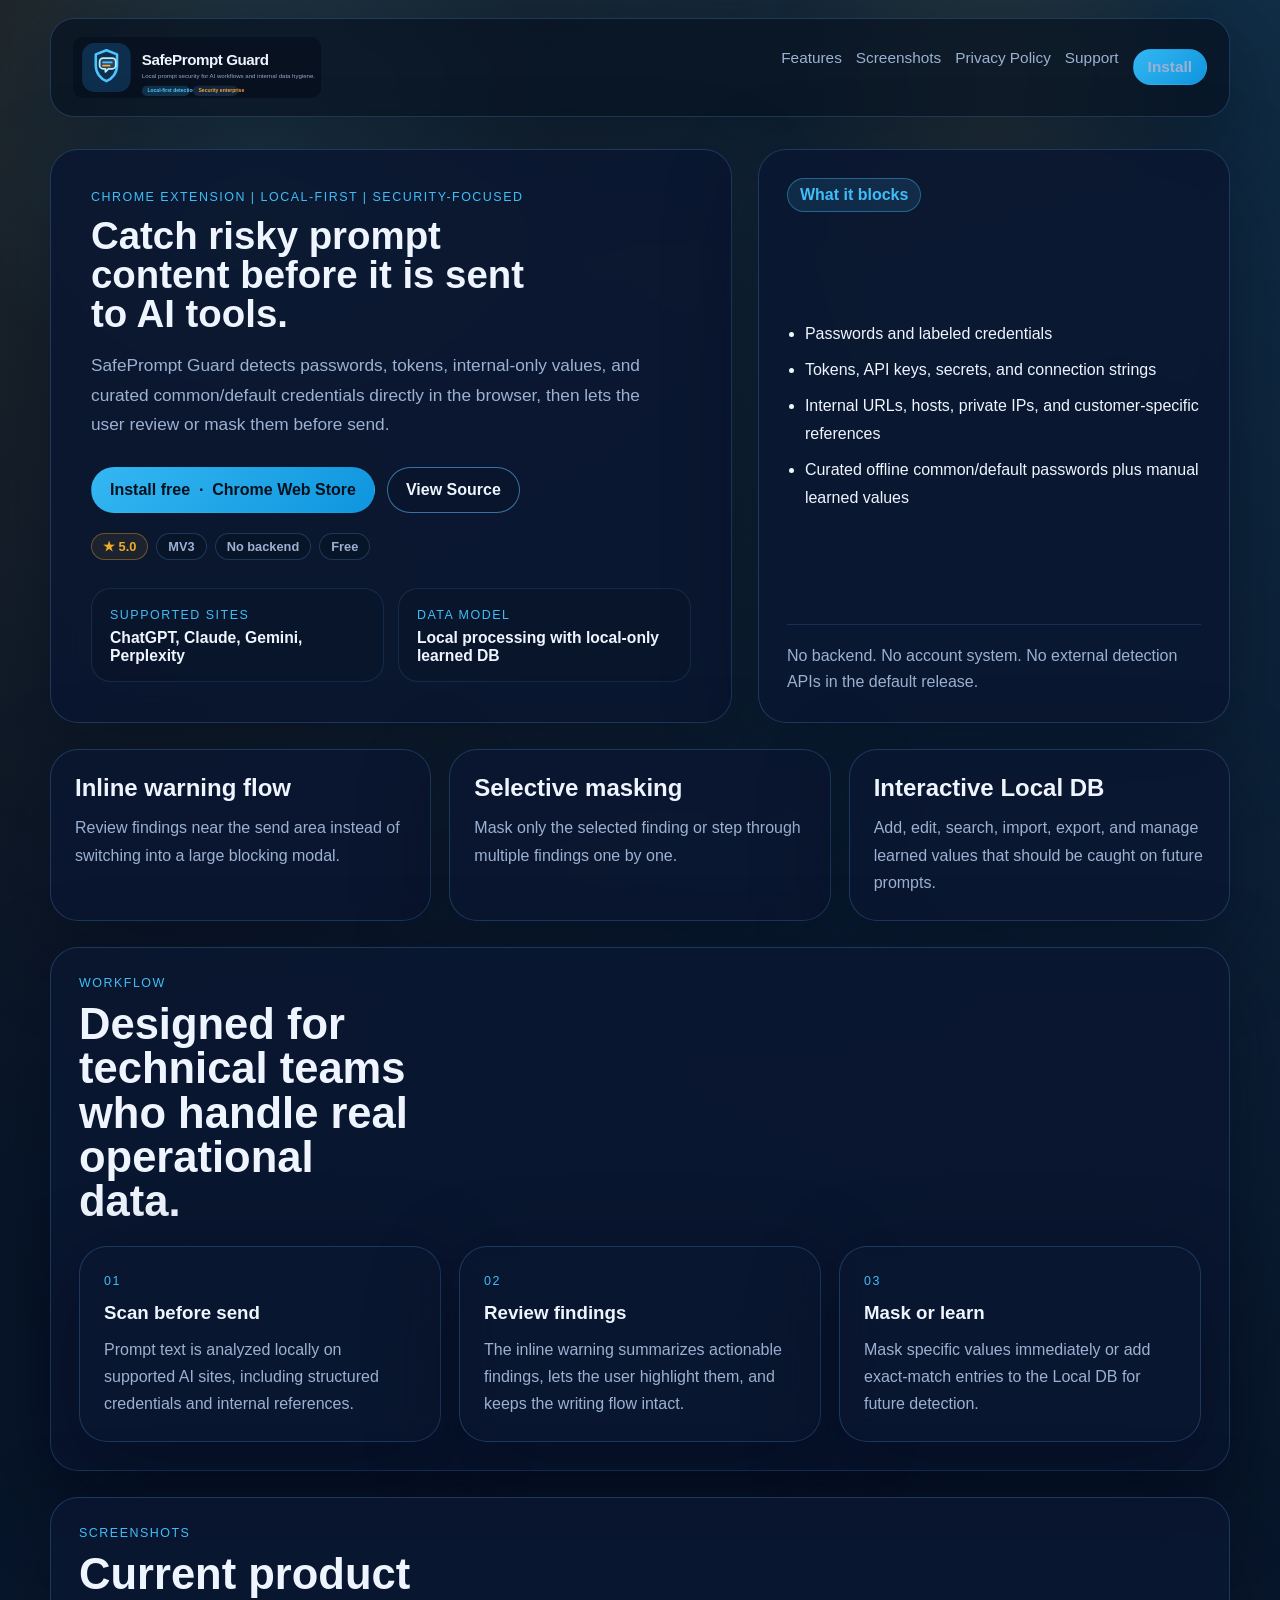
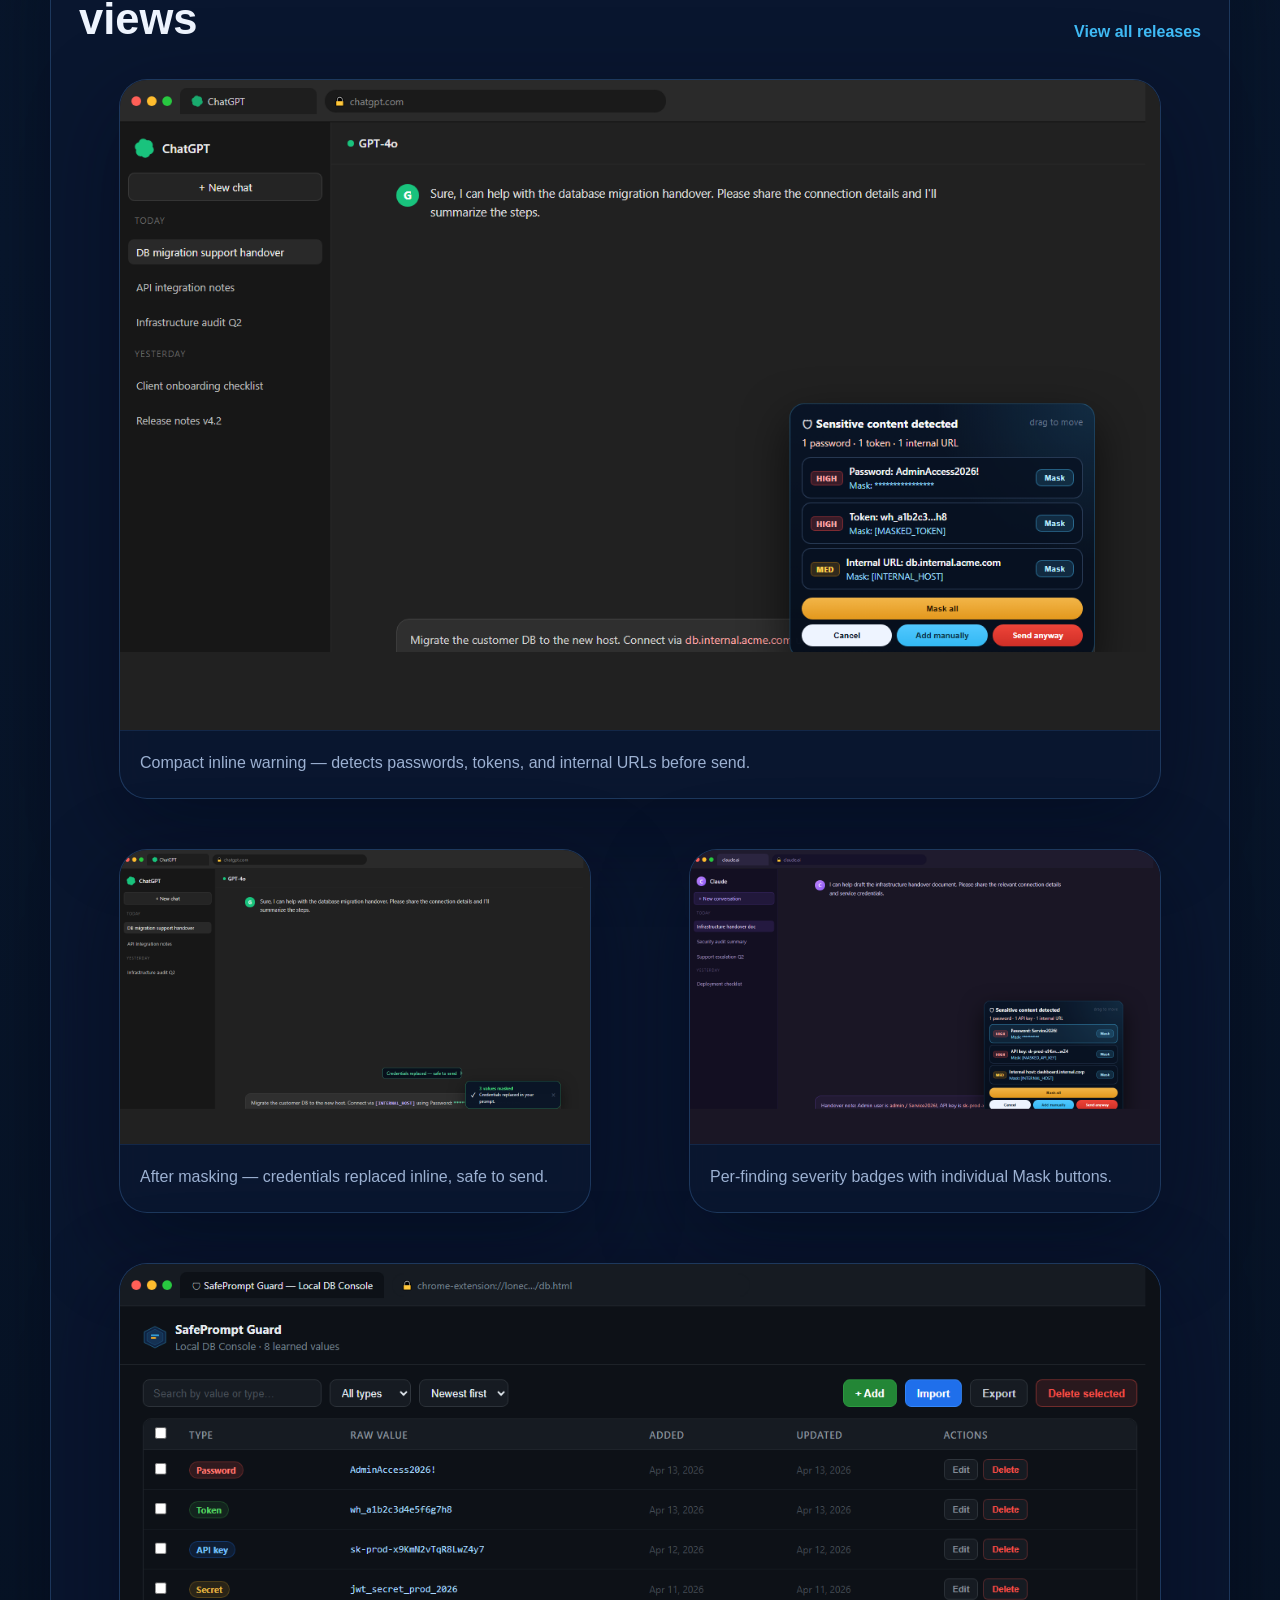
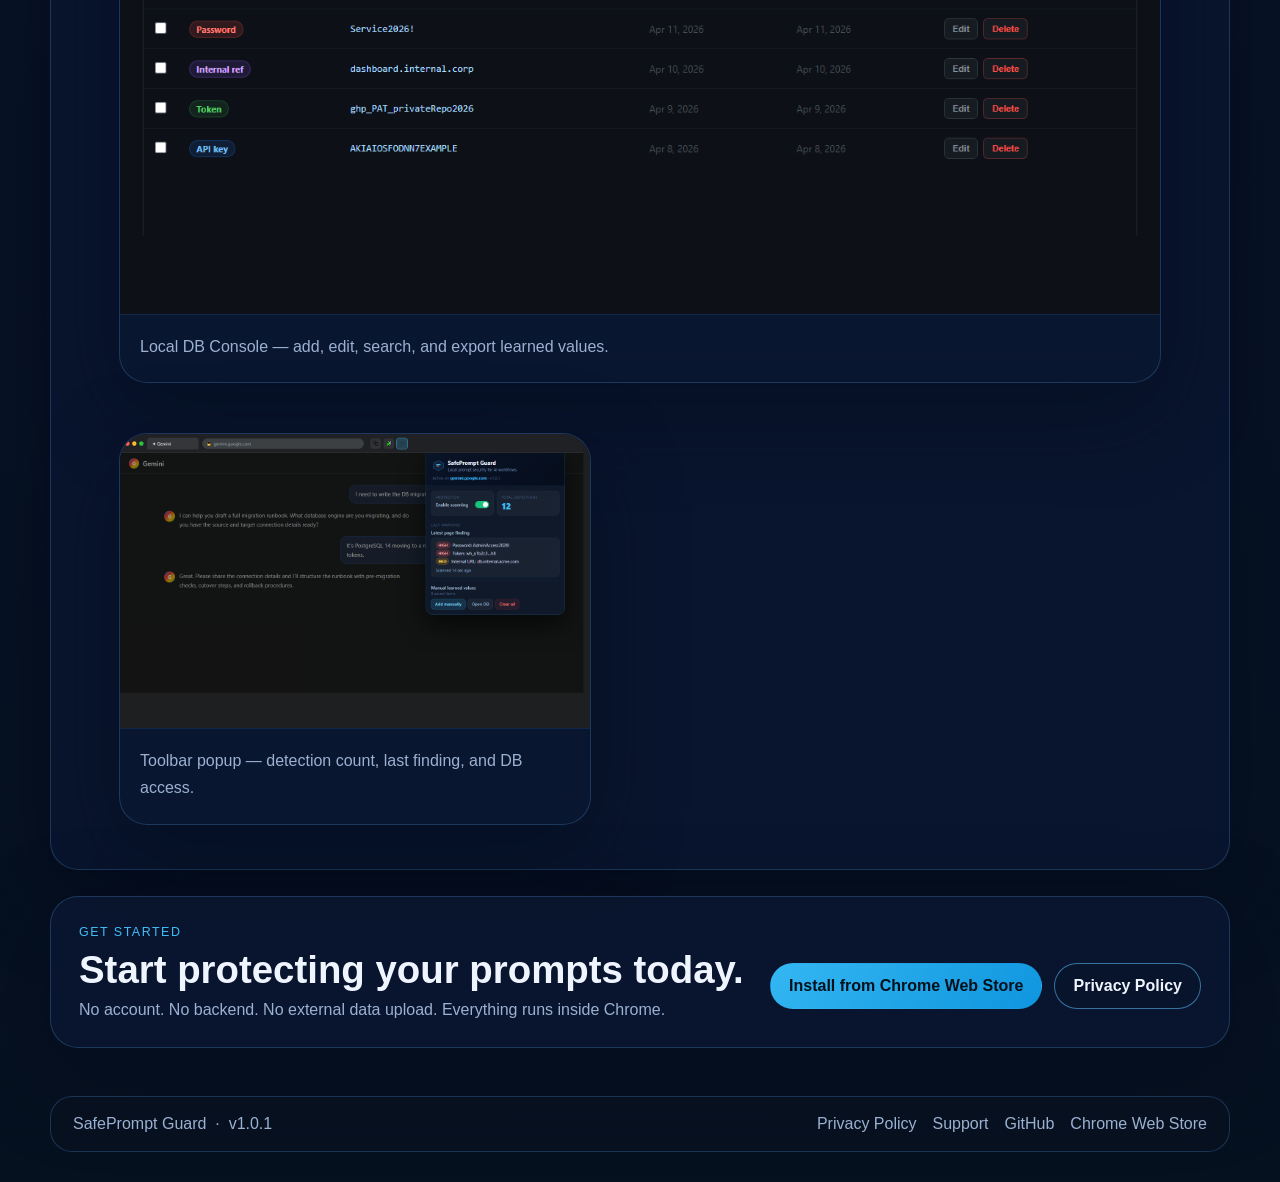
<file: docs/index.html>
<!DOCTYPE html>
<html lang="en">
  <head>
    <meta charset="UTF-8" />
    <meta name="viewport" content="width=device-width, initial-scale=1.0" />
    <title>SafePrompt Guard</title>
    <meta
      name="description"
      content="Local-first prompt security for AI workflows. Detect passwords, tokens, and internal-only values before they leave the browser."
    />
    <link rel="icon" href="assets/brand/icon-128.png" />
    <link rel="stylesheet" href="styles.css" />
  </head>
  <body>
    <div class="pageGlow"></div>
    <div class="pageGrid"></div>
    <header class="topbar">
      <a class="brandLockup" href="./index.html" aria-label="SafePrompt Guard home">
        <img src="assets/brand/logo-lockup.svg" alt="SafePrompt Guard" />
      </a>
      <nav class="topnav">
        <a href="#features">Features</a>
        <a href="#screenshots">Screenshots</a>
        <a href="./privacy-policy.html">Privacy Policy</a>
        <a href="https://github.com/stiliyan-dev/safeprompt-guard/issues" target="_blank" rel="noopener">Support</a>
        <a
          class="button button--primary topnav__cta"
          href="https://chromewebstore.google.com/detail/safeprompt-guard/lonecdoaidnlogmkfmpkpejjacaklbbc"
          target="_blank"
          rel="noopener"
        >Install</a>
      </nav>
    </header>

    <main class="siteShell">
      <section class="hero">
        <div class="heroCopy">
          <div class="eyebrow">Chrome extension | Local-first | Security-focused</div>
          <h1>Catch risky prompt content before it is sent to AI tools.</h1>
          <p class="heroLead">
            SafePrompt Guard detects passwords, tokens, internal-only values, and curated
            common/default credentials directly in the browser, then lets the user review or mask
            them before send.
          </p>
          <div class="heroActions">
            <a
              class="button button--primary"
              href="https://chromewebstore.google.com/detail/safeprompt-guard/lonecdoaidnlogmkfmpkpejjacaklbbc"
              target="_blank"
              rel="noopener"
            >
              Install free &nbsp;·&nbsp; Chrome Web Store
            </a>
            <a class="button button--ghost" href="https://github.com/stiliyan-dev/safeprompt-guard" target="_blank" rel="noopener">
              View Source
            </a>
          </div>
          <div class="heroBadges">
            <span class="heroBadge heroBadge--stars">★ 5.0</span>
            <span class="heroBadge">MV3</span>
            <span class="heroBadge">No backend</span>
            <span class="heroBadge">Free</span>
          </div>
          <div class="heroMeta">
            <div class="heroMetaCard">
              <span class="heroMetaLabel">Supported sites</span>
              <strong>ChatGPT, Claude, Gemini, Perplexity</strong>
            </div>
            <div class="heroMetaCard">
              <span class="heroMetaLabel">Data model</span>
              <strong>Local processing with local-only learned DB</strong>
            </div>
          </div>
        </div>

        <div class="heroPanel">
          <div class="heroPanel__badge">What it blocks</div>
          <ul class="heroChecklist">
            <li>Passwords and labeled credentials</li>
            <li>Tokens, API keys, secrets, and connection strings</li>
            <li>Internal URLs, hosts, private IPs, and customer-specific references</li>
            <li>Curated offline common/default passwords plus manual learned values</li>
          </ul>
          <div class="heroPanel__footer">
            No backend. No account system. No external detection APIs in the default release.
          </div>
        </div>
      </section>

      <section class="featureStrip" id="features">
        <article class="featureCard">
          <h2>Inline warning flow</h2>
          <p>
            Review findings near the send area instead of switching into a large blocking modal.
          </p>
        </article>
        <article class="featureCard">
          <h2>Selective masking</h2>
          <p>Mask only the selected finding or step through multiple findings one by one.</p>
        </article>
        <article class="featureCard">
          <h2>Interactive Local DB</h2>
          <p>
            Add, edit, search, import, export, and manage learned values that should be caught on
            future prompts.
          </p>
        </article>
      </section>

      <section class="sectionBlock">
        <div class="sectionHeader">
          <div>
            <div class="eyebrow">Workflow</div>
            <h2>Designed for technical teams who handle real operational data.</h2>
          </div>
        </div>
        <div class="workflowGrid">
          <article class="workflowCard">
            <span class="workflowStep">01</span>
            <h3>Scan before send</h3>
            <p>
              Prompt text is analyzed locally on supported AI sites, including structured
              credentials and internal references.
            </p>
          </article>
          <article class="workflowCard">
            <span class="workflowStep">02</span>
            <h3>Review findings</h3>
            <p>
              The inline warning summarizes actionable findings, lets the user highlight them, and
              keeps the writing flow intact.
            </p>
          </article>
          <article class="workflowCard">
            <span class="workflowStep">03</span>
            <h3>Mask or learn</h3>
            <p>
              Mask specific values immediately or add exact-match entries to the Local DB for
              future detection.
            </p>
          </article>
        </div>
      </section>

      <section class="sectionBlock" id="screenshots">
        <div class="sectionHeader">
          <div>
            <div class="eyebrow">Screenshots</div>
            <h2>Current product views</h2>
          </div>
          <a
            class="textLink"
            href="https://github.com/stiliyan-dev/safeprompt-guard/releases/latest"
          >
            View all releases
          </a>
        </div>
        <div class="shotGrid">
          <figure class="shotCard shotCard--wide">
            <img src="assets/store-screenshots/01-warning-popup.png" alt="Inline warning detecting a password, token and internal URL on ChatGPT" />
            <figcaption>Compact inline warning — detects passwords, tokens, and internal URLs before send.</figcaption>
          </figure>
          <figure class="shotCard">
            <img src="assets/store-screenshots/05-after-masking.png" alt="Prompt after masking — credentials replaced with safe placeholders" />
            <figcaption>After masking — credentials replaced inline, safe to send.</figcaption>
          </figure>
          <figure class="shotCard">
            <img src="assets/store-screenshots/02-findings-detail.png" alt="Per-finding detail with HIGH and MEDIUM severity badges on Claude" />
            <figcaption>Per-finding severity badges with individual Mask buttons.</figcaption>
          </figure>
          <figure class="shotCard shotCard--wide">
            <img src="assets/store-screenshots/03-local-db-console.png" alt="Local DB Console showing 8 learned values" />
            <figcaption>Local DB Console — add, edit, search, and export learned values.</figcaption>
          </figure>
          <figure class="shotCard">
            <img src="assets/store-screenshots/04-extension-popup.png" alt="Extension toolbar popup open on Gemini" />
            <figcaption>Toolbar popup — detection count, last finding, and DB access.</figcaption>
          </figure>
        </div>
      </section>

      <section class="sectionBlock sectionBlock--cta">
        <div class="ctaCopy">
          <div class="eyebrow">Get started</div>
          <h2>Start protecting your prompts today.</h2>
          <p>No account. No backend. No external data upload. Everything runs inside Chrome.</p>
        </div>
        <div class="ctaActions">
          <a
            class="button button--primary"
            href="https://chromewebstore.google.com/detail/safeprompt-guard/lonecdoaidnlogmkfmpkpejjacaklbbc"
            target="_blank"
            rel="noopener"
          >
            Install from Chrome Web Store
          </a>
          <a class="button button--ghost" href="./privacy-policy.html">Privacy Policy</a>
        </div>
      </section>
    </main>

    <footer class="siteFooter">
      <div>SafePrompt Guard &nbsp;·&nbsp; v1.0.1</div>
      <div class="siteFooter__links">
        <a href="./privacy-policy.html">Privacy Policy</a>
        <a href="https://github.com/stiliyan-dev/safeprompt-guard/issues" target="_blank" rel="noopener">Support</a>
        <a href="https://github.com/stiliyan-dev/safeprompt-guard" target="_blank" rel="noopener">GitHub</a>
        <a href="https://chromewebstore.google.com/detail/safeprompt-guard/lonecdoaidnlogmkfmpkpejjacaklbbc" target="_blank" rel="noopener">Chrome Web Store</a>
      </div>
    </footer>
  </body>
</html>
</file>
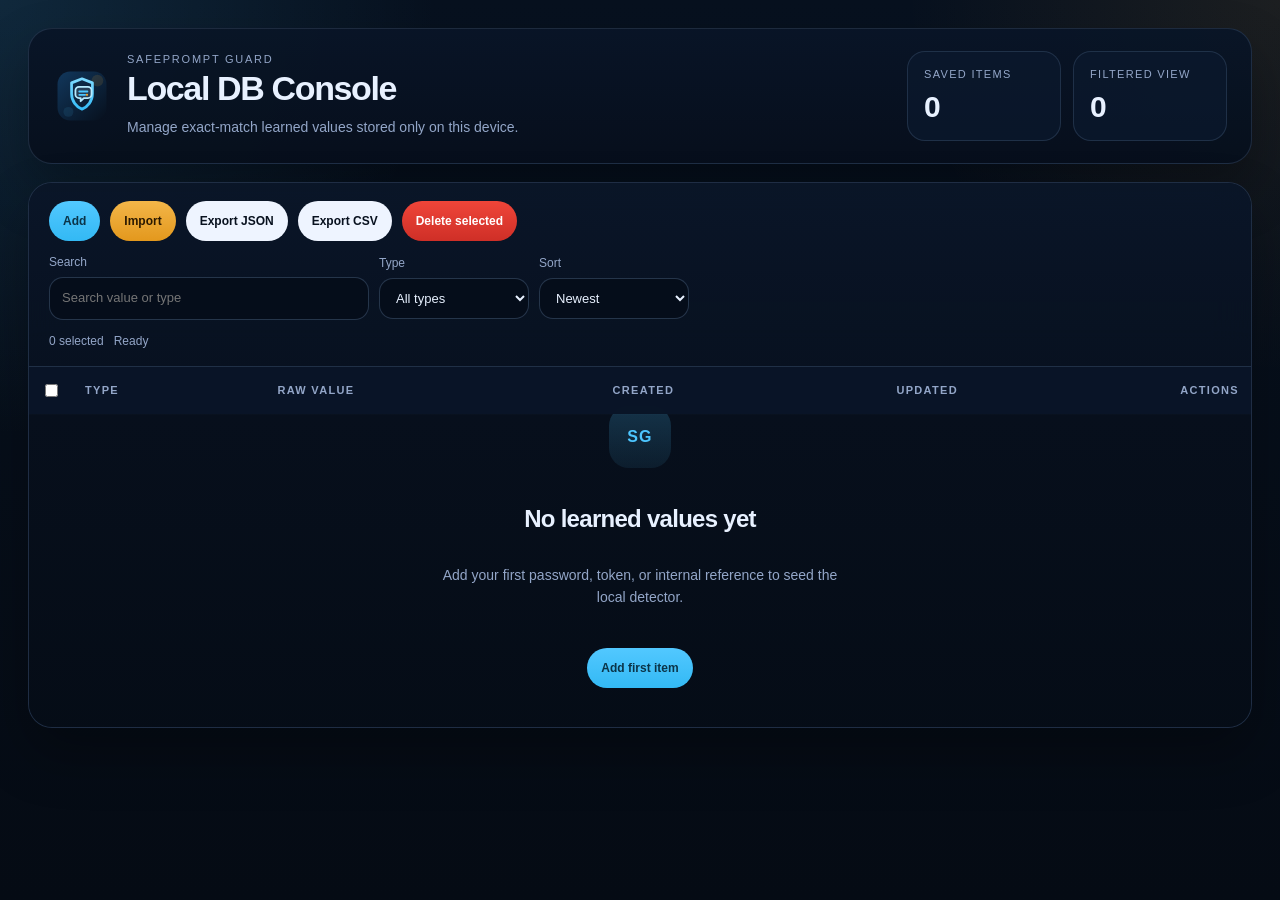
<file: db.html>
<!DOCTYPE html>
<!--
  What this file does:
  Renders the full interactive Local DB admin page for learned values.

  Why it exists:
  The popup stays compact, while this page provides searchable, editable, import/export-capable management for local learned items.

  How to extend it:
  Add audit history, tag columns, sync options, or richer rule metadata if the Local DB grows beyond this POC.
-->
<html lang="en">
  <head>
    <meta charset="UTF-8" />
    <title>SafePrompt Guard Local DB</title>
    <link rel="stylesheet" href="db.css" />
  </head>
  <body>
    <div class="dbShell">
      <header class="hero">
        <div class="hero__brand">
          <img class="hero__mark" src="assets/brand/icon-mark.svg" alt="" />
          <div>
            <div class="hero__eyebrow">SafePrompt Guard</div>
            <h1>Local DB Console</h1>
            <p>Manage exact-match learned values stored only on this device.</p>
          </div>
        </div>
        <div class="hero__stats">
          <div class="statCard">
            <div class="statCard__label">Saved items</div>
            <div id="count" class="statCard__value">0</div>
          </div>
          <div class="statCard">
            <div class="statCard__label">Filtered view</div>
            <div id="resultCount" class="statCard__value">0</div>
          </div>
        </div>
      </header>

      <main class="workspace">
        <section class="consoleCard">
          <div class="toolbar">
            <div class="toolbar__actions">
              <button id="addRow" class="button button--primary" type="button">Add</button>
              <button id="importRows" class="button button--secondary" type="button">Import</button>
              <button id="exportJson" class="button button--ghost" type="button">Export JSON</button>
              <button id="exportCsv" class="button button--ghost" type="button">Export CSV</button>
              <button id="deleteSelected" class="button button--danger" type="button">Delete selected</button>
            </div>

            <div class="toolbar__filters">
              <label class="field field--search">
                <span>Search</span>
                <input id="searchInput" type="search" placeholder="Search value or type" />
              </label>

              <label class="field">
                <span>Type</span>
                <select id="typeFilter">
                  <option value="all">All types</option>
                  <option value="password">Password</option>
                  <option value="token">Token</option>
                  <option value="api_key">API key</option>
                  <option value="secret">Secret</option>
                  <option value="internal_reference">Internal reference</option>
                </select>
              </label>

              <label class="field">
                <span>Sort</span>
                <select id="sortOrder">
                  <option value="newest">Newest</option>
                  <option value="oldest">Oldest</option>
                  <option value="type">Type</option>
                </select>
              </label>
            </div>

            <div class="toolbar__meta">
              <span id="selectionSummary">0 selected</span>
              <span id="statusSummary">Ready</span>
            </div>
          </div>

          <div class="tableWrap">
            <table class="dbTable">
              <thead>
                <tr>
                  <th class="dbTable__checkbox">
                    <input id="selectAll" type="checkbox" aria-label="Select all rows" />
                  </th>
                  <th>Type</th>
                  <th>Raw value</th>
                  <th>Created</th>
                  <th>Updated</th>
                  <th class="dbTable__actions">Actions</th>
                </tr>
              </thead>
              <tbody id="tableBody"></tbody>
            </table>
            <div id="emptyState" class="emptyState" hidden>
              <div class="emptyState__icon">SG</div>
              <h2>No learned values yet</h2>
              <p>Add your first password, token, or internal reference to seed the local detector.</p>
              <button id="emptyAdd" class="button button--primary" type="button">Add first item</button>
            </div>
          </div>
        </section>
      </main>
    </div>

    <div id="overlay" class="overlay" hidden></div>

    <aside id="drawer" class="drawer" hidden>
      <div class="drawer__header">
        <div>
          <div id="drawerEyebrow" class="drawer__eyebrow">Add</div>
          <h2 id="drawerTitle">Add learned value</h2>
          <p id="drawerHint">Save exact-match values that should be detected later.</p>
        </div>
        <button id="drawerClose" class="iconButton" type="button" aria-label="Close panel">×</button>
      </div>

      <section id="editorSection" class="drawerSection" hidden>
        <label class="field">
          <span>Type</span>
          <select id="editorType">
            <option value="password">Password</option>
            <option value="token">Token</option>
            <option value="api_key">API key</option>
            <option value="secret">Secret</option>
            <option value="internal_reference">Internal reference</option>
          </select>
        </label>

        <label class="field">
          <span>Raw value</span>
          <textarea id="editorValue" rows="8" placeholder="Type or paste the exact value"></textarea>
        </label>

        <div class="drawer__actions">
          <button id="editorCancel" class="button button--ghost" type="button">Cancel</button>
          <button id="editorSave" class="button button--primary" type="button">Save</button>
        </div>
      </section>

      <section id="importSection" class="drawerSection" hidden>
        <label class="field">
          <span>Import file</span>
          <input id="importFile" type="file" accept=".json,.csv,application/json,text/csv" />
        </label>

        <fieldset class="modeGroup">
          <legend>Import mode</legend>
          <label class="modeOption">
            <input type="radio" name="importMode" value="merge" checked />
            <span>Merge / upsert exact values</span>
          </label>
          <label class="modeOption">
            <input type="radio" name="importMode" value="replace" />
            <span>Replace all</span>
          </label>
        </fieldset>

        <section id="importPreview" class="importPreview">
          <div class="importPreview__title">Preview</div>
          <div id="importPreviewBody" class="importPreview__body">Choose a JSON or CSV file to preview the import.</div>
        </section>

        <div class="drawer__actions">
          <button id="importCancel" class="button button--ghost" type="button">Cancel</button>
          <button id="importApply" class="button button--primary" type="button">Import</button>
        </div>
      </section>
    </aside>

    <div id="toast" class="toast" hidden></div>

    <script src="learned-secrets-store.js"></script>
    <script src="db.js"></script>
  </body>
</html>
</file>
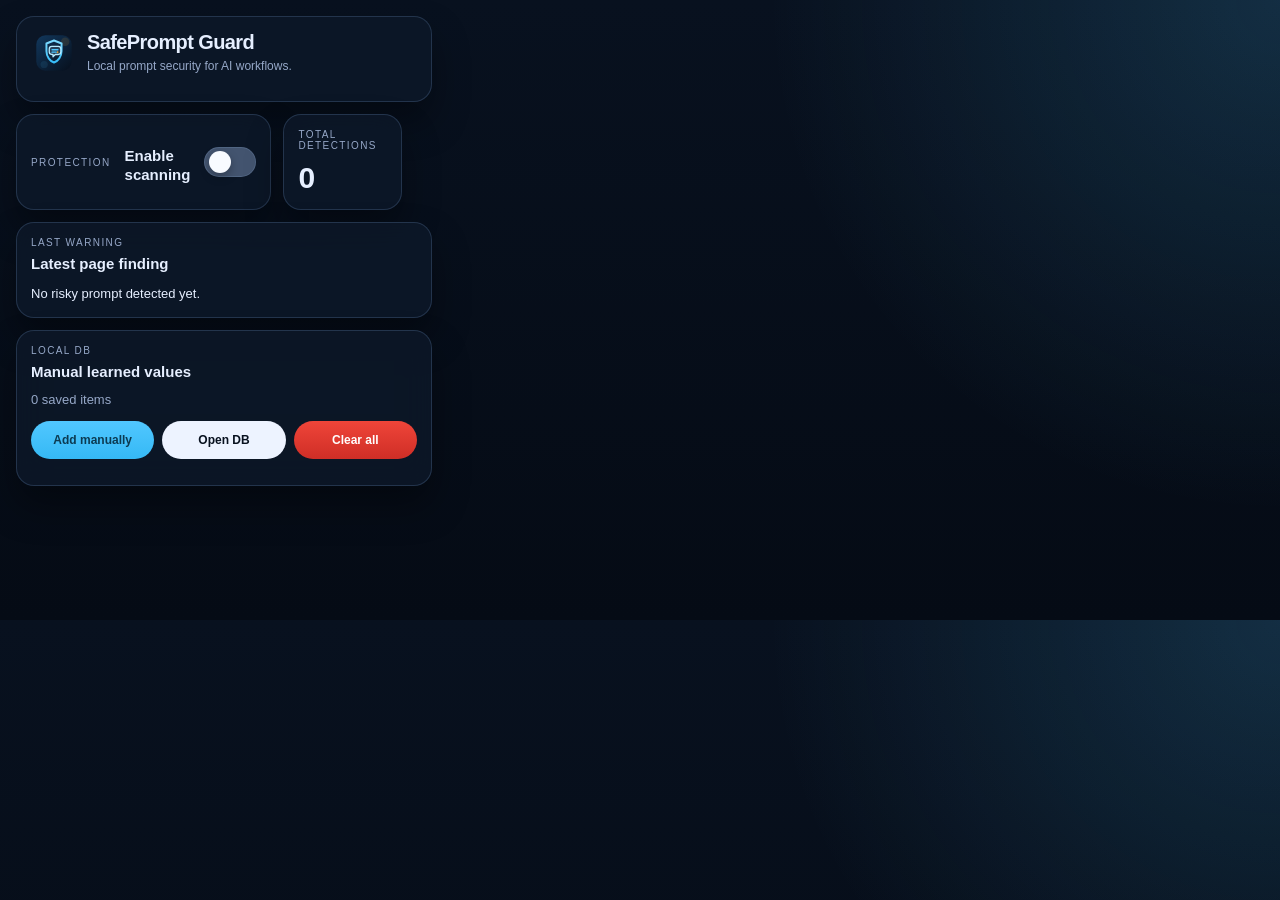
<file: popup.html>
<!DOCTYPE html>
<!--
  What this file does:
  Renders the extension popup for enablement, latest warning summary, and local learned-secret DB management.

  Why it exists:
  The popup gives a quick local status check and a small control surface for reviewing saved learned items.

  How to extend it:
  Add per-rule toggles, export/import, or editable org rules if the POC grows.
-->
<html lang="en">
  <head>
    <meta charset="UTF-8" />
    <title>SafePrompt Guard</title>
    <link rel="stylesheet" href="popup.css" />
  </head>
  <body>
    <main class="popupShell">
      <header class="heroCard">
        <div class="heroCard__brand">
          <img class="heroCard__mark" src="assets/brand/icon-mark.svg" alt="" />
          <div>
            <h1>SafePrompt Guard</h1>
            <p>Local prompt security for AI workflows.</p>
          </div>
        </div>
        <div id="buildMeta" class="meta"></div>
        <div id="pageStatusNote" class="pageStatusNote" hidden></div>
      </header>

      <section class="statusGrid">
        <article class="card card--toggle">
          <div class="card__eyebrow">Protection</div>
          <div class="card__title">Enable scanning</div>
          <label class="switch" aria-label="Enable scanning">
            <input id="enabled" type="checkbox" />
            <span class="switch__track"></span>
          </label>
        </article>

        <article class="card">
          <div class="card__eyebrow">Total detections</div>
          <div id="totalDetections" class="metricValue">0</div>
        </article>
      </section>

      <section class="card">
        <div class="sectionHeader">
          <div>
            <div class="card__eyebrow">Last warning</div>
            <div class="sectionTitle">Latest page finding</div>
          </div>
        </div>
        <div id="lastDetection" class="value">No risky prompt detected yet.</div>
      </section>

      <section class="card">
        <div class="dbHeader">
          <div>
            <div class="card__eyebrow">Local DB</div>
            <div class="sectionTitle">Manual learned values</div>
            <div id="learnedCount" class="value value--compact">0 saved items</div>
          </div>
          <div class="dbActions">
            <button id="addLearnedManual" class="actionButton actionButton--cyan" type="button">Add manually</button>
            <button id="openLearnedDb" class="actionButton actionButton--ghost" type="button">Open DB</button>
            <button id="clearLearned" class="actionButton actionButton--danger" type="button">Clear all</button>
          </div>
        </div>

        <div id="manualLearnedForm" class="manualForm" hidden>
          <div class="manualFormLabel">Add a learned value from selection or by typing/pasting it here.</div>
          <textarea id="manualLearnedValue" class="manualFormInput" rows="3" placeholder="Type or paste a value"></textarea>
          <select id="manualLearnedType" class="manualFormSelect">
            <option value="password">Password</option>
            <option value="token">Token</option>
            <option value="api_key">API key</option>
            <option value="secret">Secret</option>
            <option value="internal_reference">Internal ref</option>
          </select>
          <div class="manualFormActions">
            <button id="manualUseSelected" class="actionButton actionButton--ghost" type="button">Use selected</button>
            <button id="manualCancel" class="actionButton actionButton--ghost" type="button">Cancel</button>
            <button id="manualSave" class="actionButton actionButton--cyan" type="button">Add</button>
          </div>
          <div id="manualFormStatus" class="manualFormStatus"></div>
        </div>

        <div id="learnedList" class="learnedList"></div>
      </section>
    </main>
    <script src="popup.js"></script>
  </body>
</html>
</file>
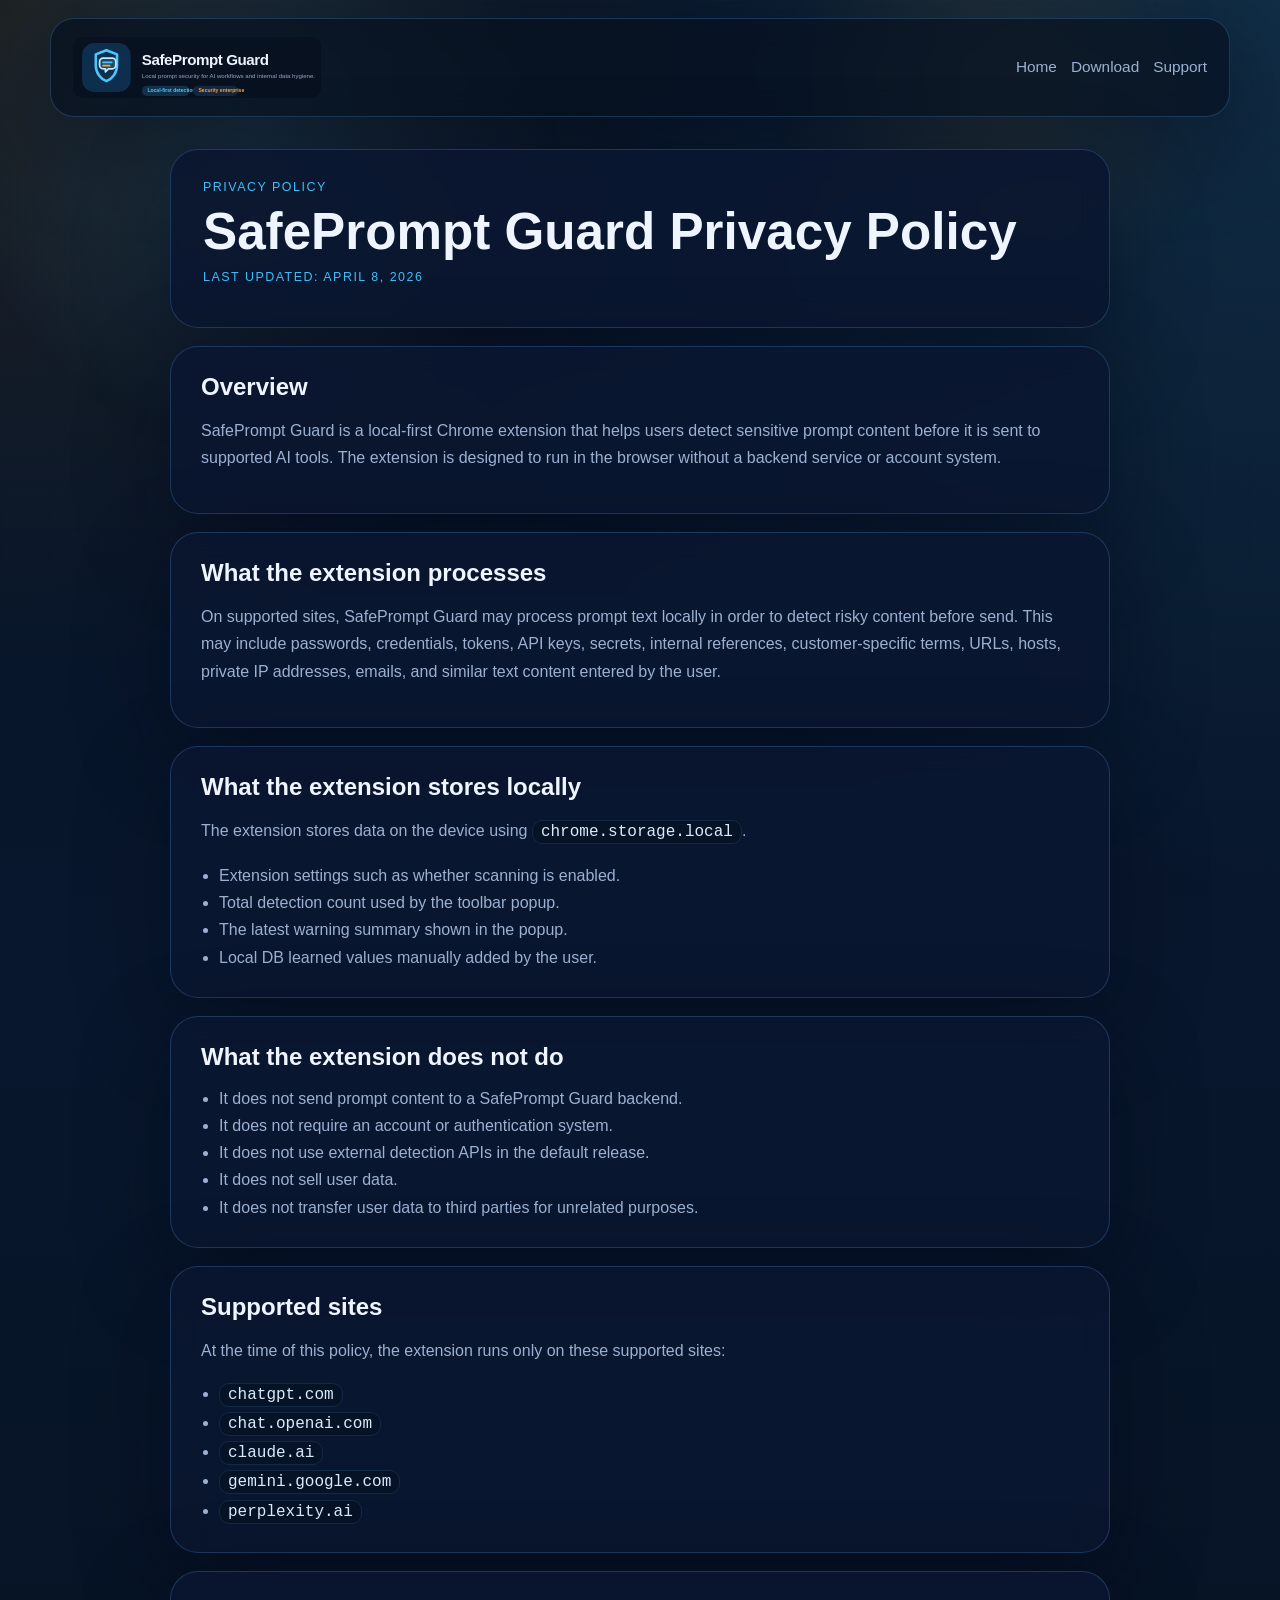
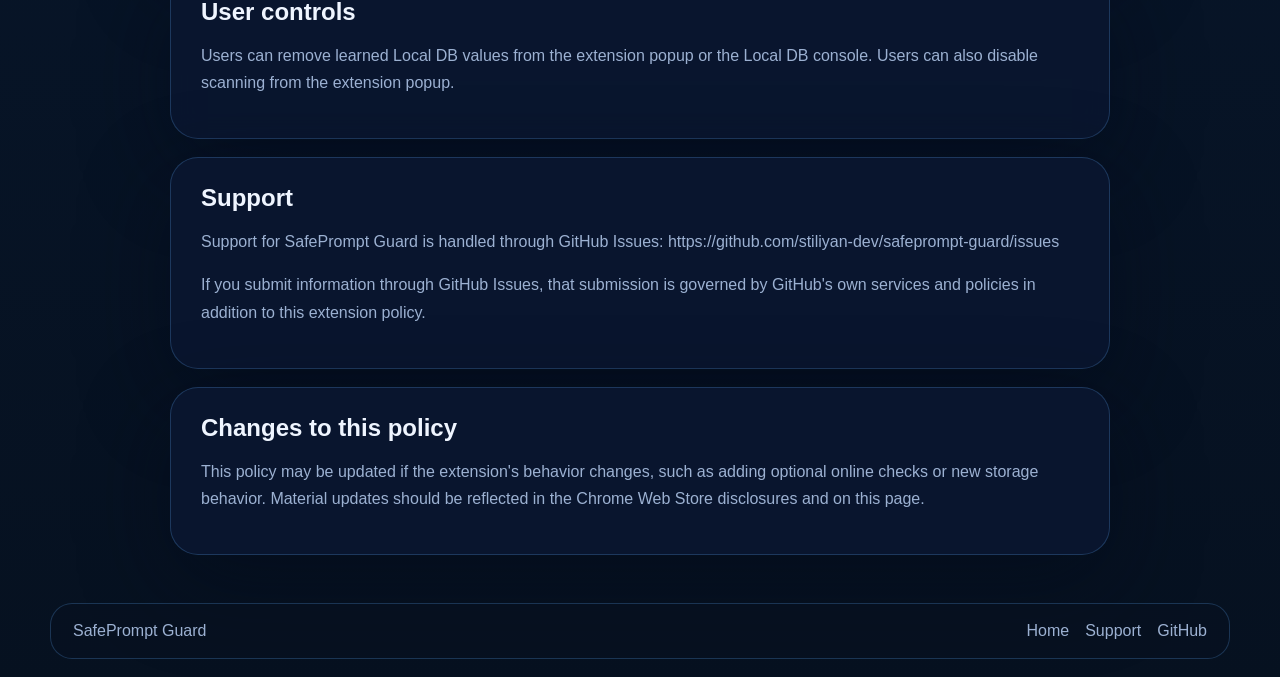
<file: docs/privacy-policy.html>
<!DOCTYPE html>
<html lang="en">
  <head>
    <meta charset="UTF-8" />
    <meta name="viewport" content="width=device-width, initial-scale=1.0" />
    <title>SafePrompt Guard Privacy Policy</title>
    <meta
      name="description"
      content="Privacy policy for SafePrompt Guard, a local-first Chrome extension for prompt security."
    />
    <link rel="icon" href="assets/brand/icon-128.png" />
    <link rel="stylesheet" href="styles.css" />
  </head>
  <body>
    <div class="pageGlow"></div>
    <div class="pageGrid"></div>
    <header class="topbar">
      <a class="brandLockup" href="./index.html" aria-label="SafePrompt Guard home">
        <img src="assets/brand/logo-lockup.svg" alt="SafePrompt Guard" />
      </a>
      <nav class="topnav">
        <a href="./index.html">Home</a>
        <a href="https://github.com/stiliyan-dev/safeprompt-guard/releases/latest">Download</a>
        <a href="https://github.com/stiliyan-dev/safeprompt-guard/issues">Support</a>
      </nav>
    </header>

    <main class="policyShell">
      <section class="policyHero">
        <div class="eyebrow">Privacy Policy</div>
        <h1>SafePrompt Guard Privacy Policy</h1>
        <p>Last updated: April 8, 2026</p>
      </section>

      <section class="policyCard">
        <h2>Overview</h2>
        <p>
          SafePrompt Guard is a local-first Chrome extension that helps users detect sensitive
          prompt content before it is sent to supported AI tools. The extension is designed to run
          in the browser without a backend service or account system.
        </p>
      </section>

      <section class="policyCard">
        <h2>What the extension processes</h2>
        <p>
          On supported sites, SafePrompt Guard may process prompt text locally in order to detect
          risky content before send. This may include passwords, credentials, tokens, API keys,
          secrets, internal references, customer-specific terms, URLs, hosts, private IP addresses,
          emails, and similar text content entered by the user.
        </p>
      </section>

      <section class="policyCard">
        <h2>What the extension stores locally</h2>
        <p>The extension stores data on the device using <code>chrome.storage.local</code>.</p>
        <ul class="policyList">
          <li>Extension settings such as whether scanning is enabled.</li>
          <li>Total detection count used by the toolbar popup.</li>
          <li>The latest warning summary shown in the popup.</li>
          <li>Local DB learned values manually added by the user.</li>
        </ul>
      </section>

      <section class="policyCard">
        <h2>What the extension does not do</h2>
        <ul class="policyList">
          <li>It does not send prompt content to a SafePrompt Guard backend.</li>
          <li>It does not require an account or authentication system.</li>
          <li>It does not use external detection APIs in the default release.</li>
          <li>It does not sell user data.</li>
          <li>It does not transfer user data to third parties for unrelated purposes.</li>
        </ul>
      </section>

      <section class="policyCard">
        <h2>Supported sites</h2>
        <p>At the time of this policy, the extension runs only on these supported sites:</p>
        <ul class="policyList">
          <li><code>chatgpt.com</code></li>
          <li><code>chat.openai.com</code></li>
          <li><code>claude.ai</code></li>
          <li><code>gemini.google.com</code></li>
          <li><code>perplexity.ai</code></li>
        </ul>
      </section>

      <section class="policyCard">
        <h2>User controls</h2>
        <p>
          Users can remove learned Local DB values from the extension popup or the Local DB
          console. Users can also disable scanning from the extension popup.
        </p>
      </section>

      <section class="policyCard">
        <h2>Support</h2>
        <p>
          Support for SafePrompt Guard is handled through GitHub Issues:
          <a href="https://github.com/stiliyan-dev/safeprompt-guard/issues">
            https://github.com/stiliyan-dev/safeprompt-guard/issues
          </a>
        </p>
        <p>
          If you submit information through GitHub Issues, that submission is governed by GitHub's
          own services and policies in addition to this extension policy.
        </p>
      </section>

      <section class="policyCard">
        <h2>Changes to this policy</h2>
        <p>
          This policy may be updated if the extension's behavior changes, such as adding optional
          online checks or new storage behavior. Material updates should be reflected in the Chrome
          Web Store disclosures and on this page.
        </p>
      </section>
    </main>

    <footer class="siteFooter">
      <div>SafePrompt Guard</div>
      <div class="siteFooter__links">
        <a href="./index.html">Home</a>
        <a href="https://github.com/stiliyan-dev/safeprompt-guard/issues">Support</a>
        <a href="https://github.com/stiliyan-dev/safeprompt-guard">GitHub</a>
      </div>
    </footer>
  </body>
</html>
</file>
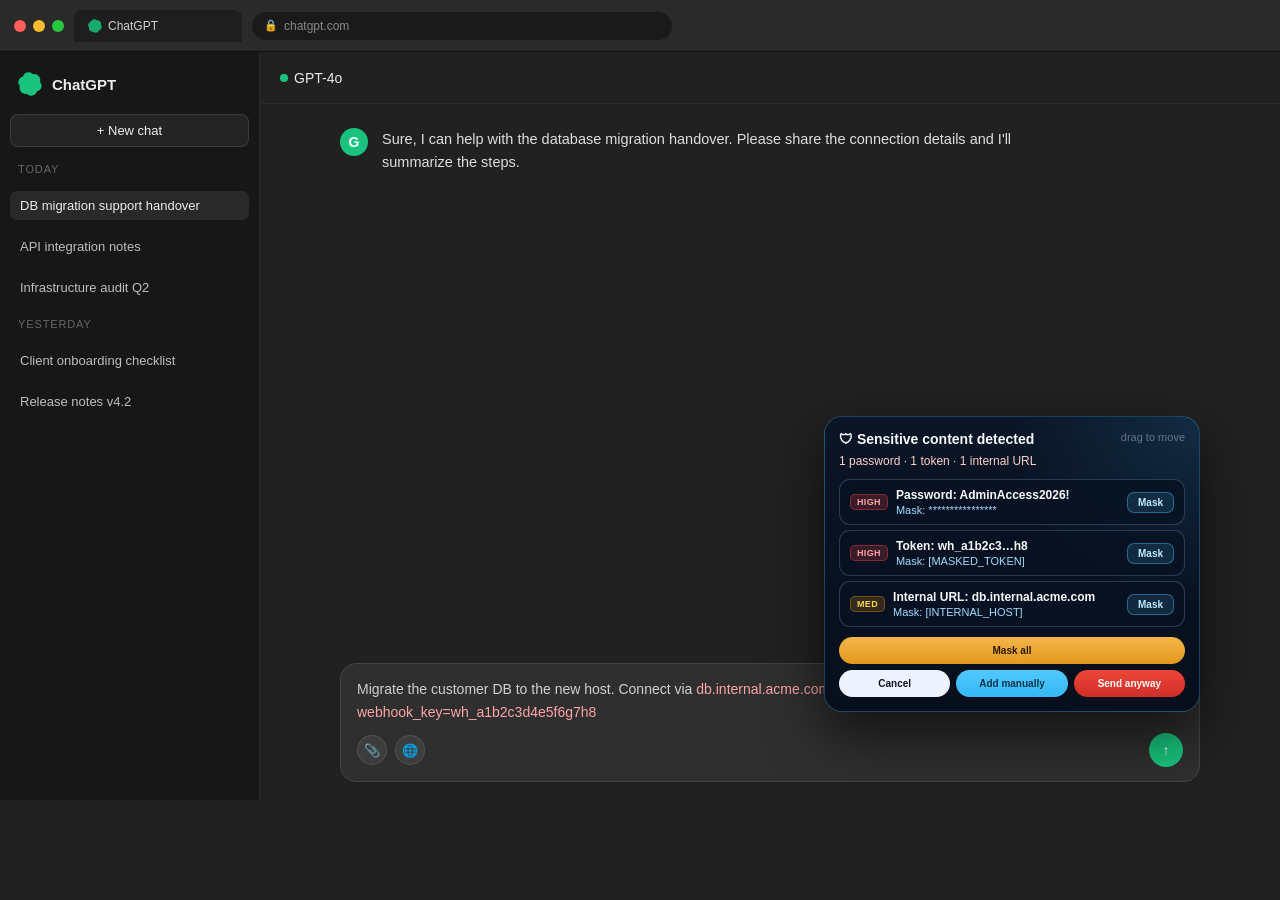
<file: docs/assets/store-screenshots/01-warning-popup.html>
<!DOCTYPE html>
<!--
  Chrome Web Store screenshot template 1/5
  Shows: SafePrompt Guard warning popup on ChatGPT detecting a password + token
  Size: Open in Chrome at 1280×800, zoom 100%, then screenshot
-->
<html lang="en">
<head>
  <meta charset="UTF-8" />
  <meta name="viewport" content="width=1280" />
  <title>SafePrompt Guard — Warning popup</title>
  <style>
    html { background: #212121; overflow: hidden; }
    *, *::before, *::after { box-sizing: border-box; margin: 0; padding: 0; }
    body {
      width: 1280px;
      height: 800px;
      overflow: hidden;
      font-family: "Segoe UI", -apple-system, BlinkMacSystemFont, sans-serif;
      background: #212121;
    }

    /* ── Browser chrome ──────────────────────────────── */
    .browser {
      width: 1280px;
      height: 800px;
      display: flex;
      flex-direction: column;
      background: #191919;
    }
    .browser-bar {
      flex-shrink: 0;
      height: 52px;
      background: #2A2A2A;
      display: flex;
      align-items: center;
      gap: 10px;
      padding: 0 14px;
      border-bottom: 1px solid #111;
    }
    .tl-dots { display: flex; gap: 7px; }
    .tl-dot { width: 12px; height: 12px; border-radius: 50%; }
    .tl-dot--r { background: #FF5F57; }
    .tl-dot--y { background: #FFBD2E; }
    .tl-dot--g { background: #28C840; }
    .tab {
      display: flex; align-items: center; gap: 6px;
      height: 32px; padding: 0 14px;
      background: #1E1E1E; border-radius: 8px 8px 0 0;
      font-size: 12px; color: #D0D0D0; white-space: nowrap;
      min-width: 168px;
    }
    .tab-ico { width: 14px; height: 14px; opacity: 0.85; }
    .urlbar {
      flex: 1; height: 28px; max-width: 420px;
      background: #1A1A1A; border-radius: 20px;
      display: flex; align-items: center; gap: 6px;
      padding: 0 12px; font-size: 12px; color: #888;
    }
    .lock { color: #4ADE80; font-size: 11px; }
    .browser-content {
      flex: 1;
      display: flex;
      overflow: hidden;
      position: relative;
    }

    /* ── ChatGPT sidebar ─────────────────────────────── */
    .sidebar {
      width: 260px;
      flex-shrink: 0;
      background: #171717;
      display: flex;
      flex-direction: column;
      padding: 14px 10px;
      gap: 12px;
      border-right: 1px solid #2A2A2A;
    }
    .sidebar-logo {
      display: flex; align-items: center; gap: 10px;
      padding: 6px 8px;
      font-size: 15px; font-weight: 600; color: #ECECEC;
    }
    .sidebar-logo svg { width: 24px; height: 24px; }
    .new-chat-btn {
      display: flex; align-items: center; justify-content: center; gap: 6px;
      width: 100%; padding: 8px 12px;
      background: rgba(255,255,255,0.06); border: 1px solid rgba(255,255,255,0.1);
      border-radius: 8px; font-size: 13px; color: #ECECEC;
    }
    .sidebar-section { font-size: 11px; color: #666; padding: 4px 8px; text-transform: uppercase; letter-spacing: 0.08em; }
    .sidebar-item {
      display: flex; align-items: center; gap: 8px;
      padding: 7px 10px; border-radius: 7px; font-size: 13px; color: #BEBEBE;
    }
    .sidebar-item--active { background: rgba(255,255,255,0.08); color: #ECECEC; }

    /* ── Main chat area ──────────────────────────────── */
    .chat-main {
      flex: 1;
      background: #212121;
      display: flex;
      flex-direction: column;
      position: relative;
    }
    .chat-header {
      height: 52px;
      display: flex; align-items: center; justify-content: space-between;
      padding: 0 20px;
      border-bottom: 1px solid #2A2A2A;
    }
    .model-badge {
      display: flex; align-items: center; gap: 6px;
      font-size: 14px; font-weight: 500; color: #ECECEC;
    }
    .model-dot { width: 8px; height: 8px; border-radius: 50%; background: #19C37D; }
    .chat-messages {
      flex: 1;
      padding: 24px 80px;
      display: flex;
      flex-direction: column;
      gap: 20px;
      overflow: hidden;
    }
    .msg { display: flex; gap: 14px; line-height: 1.6; font-size: 14.5px; }
    .msg--ai .msg-avatar {
      width: 28px; height: 28px; border-radius: 50%; flex-shrink: 0;
      background: #19C37D; display: flex; align-items: center; justify-content: center;
      font-size: 14px; color: white; font-weight: 700;
    }
    .msg--user { justify-content: flex-end; }
    .msg--user .msg-bubble {
      max-width: 600px;
      background: #2F2F2F; border-radius: 18px 18px 4px 18px;
      padding: 12px 16px; color: #ECECEC;
    }
    .msg--ai .msg-body { color: #DEDEDE; max-width: 640px; }
    .msg-text-highlight { color: #FCA5A5; font-family: monospace; font-size: 13px; }

    /* ── Composer ────────────────────────────────────── */
    .composer-area {
      padding: 10px 80px 18px;
    }
    .composer-box {
      border: 1px solid #444;
      border-radius: 16px;
      background: #2F2F2F;
      padding: 14px 16px;
      position: relative;
    }
    .composer-text {
      font-size: 14px; color: #D0D0D0; line-height: 1.6;
      font-family: "Segoe UI", sans-serif;
    }
    .composer-text .highlight { color: #FCA5A5; }
    .composer-footer {
      display: flex; justify-content: space-between; align-items: center;
      margin-top: 10px;
    }
    .composer-tools { display: flex; gap: 8px; }
    .composer-tool-btn {
      width: 30px; height: 30px; border-radius: 50%;
      background: rgba(255,255,255,0.07);
      border: 1px solid rgba(255,255,255,0.1);
      display: flex; align-items: center; justify-content: center;
      color: #9CA3AF; font-size: 13px;
    }
    .send-btn {
      width: 34px; height: 34px; border-radius: 50%;
      background: #19C37D;
      display: flex; align-items: center; justify-content: center;
      color: white; font-size: 14px; font-weight: 700;
    }

    /* ── Extension warning popup ─────────────────────── */
    .spg-warning {
      position: absolute;
      bottom: 88px;
      right: 80px;
      width: 376px;
      padding: 14px;
      border: 1px solid rgba(84, 195, 255, 0.28);
      border-radius: 18px;
      background:
        radial-gradient(circle at top right, rgba(77, 198, 255, 0.13), transparent 40%),
        linear-gradient(180deg, rgba(10, 21, 39, 0.99), rgba(7, 15, 28, 0.99));
      color: #f8fafc;
      box-shadow: 0 22px 56px rgba(0, 0, 0, 0.62);
      font-family: "Segoe UI", sans-serif;
    }
    .spg-warning-header {
      display: flex; align-items: start; justify-content: space-between;
    }
    .spg-warning-title { font-size: 14px; font-weight: 700; }
    .spg-warning-hint { font-size: 11px; color: #64748b; }
    .spg-warning-summary { margin-top: 6px; font-size: 12px; color: #ffd1c7; line-height: 1.4; }
    .spg-findings { margin-top: 9px; display: grid; gap: 5px; }
    .spg-item {
      display: flex; align-items: center; gap: 8px;
      border: 1px solid rgba(84, 112, 151, 0.44);
      border-radius: 11px;
      background: rgba(8, 18, 34, 0.8);
      padding: 8px 10px;
    }
    .badge {
      flex-shrink: 0; border-radius: 5px; padding: 2px 6px;
      font-size: 9px; font-weight: 800; letter-spacing: 0.04em; text-transform: uppercase;
    }
    .badge--high { background: rgba(239,68,68,0.22); color: #fca5a5; border: 1px solid rgba(239,68,68,0.4); }
    .badge--medium { background: rgba(245,158,11,0.18); color: #fcd34d; border: 1px solid rgba(245,158,11,0.35); }
    .item-info { flex: 1; min-width: 0; }
    .item-title { font-size: 12px; font-weight: 600; white-space: nowrap; overflow: hidden; text-overflow: ellipsis; }
    .item-meta { font-size: 11px; color: #9fdcff; margin-top: 2px; }
    .mask-btn {
      flex-shrink: 0;
      border: 1px solid rgba(77, 198, 255, 0.4);
      border-radius: 7px;
      padding: 4px 10px;
      font-size: 10px; font-weight: 700;
      background: rgba(77, 198, 255, 0.14);
      color: #bdeaff;
    }
    .spg-actions { display: grid; gap: 6px; margin-top: 10px; }
    .spg-actions-primary { display: block; }
    .spg-actions-secondary { display: grid; grid-template-columns: repeat(3,1fr); gap: 6px; }
    .spg-btn {
      border: 0; border-radius: 999px; padding: 8px 10px;
      font-size: 10px; font-weight: 700; cursor: pointer; text-align: center;
      width: 100%;
    }
    .spg-btn--mask-all { background: linear-gradient(180deg,#f3b649,#e3981d); color: #2c1a00; }
    .spg-btn--cancel { background: #eef4ff; color: #07111f; }
    .spg-btn--manual { background: linear-gradient(180deg,#52c8ff,#33b9f4); color: #0b3448; }
    .spg-btn--send { background: linear-gradient(180deg,#ef4539,#cf2f27); color: white; }

    /* ── Annotation callout ──────────────────────────── */
    .annotation {
      position: absolute;
      bottom: 32px;
      right: 80px;
      background: rgba(64,189,248,0.12);
      border: 1.5px solid rgba(64,189,248,0.5);
      border-radius: 10px;
      padding: 7px 14px;
      font-size: 12px;
      color: #7dd3fc;
      font-weight: 600;
      pointer-events: none;
    }
  </style>
</head>
<body>
<div class="browser">

  <!-- Browser chrome -->
  <div class="browser-bar">
    <div class="tl-dots">
      <div class="tl-dot tl-dot--r"></div>
      <div class="tl-dot tl-dot--y"></div>
      <div class="tl-dot tl-dot--g"></div>
    </div>
    <div class="tab">
      <svg class="tab-ico" viewBox="0 0 41 41" fill="none" xmlns="http://www.w3.org/2000/svg">
        <path d="M37.532 16.87a9.963 9.963 0 0 0-.856-8.184 10.078 10.078 0 0 0-10.855-4.835A9.964 9.964 0 0 0 18.306.5a10.079 10.079 0 0 0-9.614 6.977 9.967 9.967 0 0 0-6.664 4.834 10.08 10.08 0 0 0 1.24 11.817 9.965 9.965 0 0 0 .856 8.185 10.079 10.079 0 0 0 10.855 4.835 9.965 9.965 0 0 0 7.516 3.35 10.078 10.078 0 0 0 9.617-6.981 9.967 9.967 0 0 0 6.663-4.834 10.079 10.079 0 0 0-1.243-11.813z" fill="#19C37D"/>
      </svg>
      ChatGPT
    </div>
    <div class="urlbar">
      <span class="lock">🔒</span>
      chatgpt.com
    </div>
  </div>

  <!-- Page content -->
  <div class="browser-content">

    <!-- Sidebar -->
    <div class="sidebar">
      <div class="sidebar-logo">
        <svg viewBox="0 0 41 41" fill="none" xmlns="http://www.w3.org/2000/svg">
          <path d="M37.532 16.87a9.963 9.963 0 0 0-.856-8.184 10.078 10.078 0 0 0-10.855-4.835A9.964 9.964 0 0 0 18.306.5a10.079 10.079 0 0 0-9.614 6.977 9.967 9.967 0 0 0-6.664 4.834 10.08 10.08 0 0 0 1.24 11.817 9.965 9.965 0 0 0 .856 8.185 10.079 10.079 0 0 0 10.855 4.835 9.965 9.965 0 0 0 7.516 3.35 10.078 10.078 0 0 0 9.617-6.981 9.967 9.967 0 0 0 6.663-4.834 10.079 10.079 0 0 0-1.243-11.813z" fill="#19C37D"/>
        </svg>
        ChatGPT
      </div>
      <div class="new-chat-btn">+ New chat</div>
      <div class="sidebar-section">Today</div>
      <div class="sidebar-item sidebar-item--active">DB migration support handover</div>
      <div class="sidebar-item">API integration notes</div>
      <div class="sidebar-item">Infrastructure audit Q2</div>
      <div class="sidebar-section">Yesterday</div>
      <div class="sidebar-item">Client onboarding checklist</div>
      <div class="sidebar-item">Release notes v4.2</div>
    </div>

    <!-- Chat main -->
    <div class="chat-main">
      <div class="chat-header">
        <div class="model-badge">
          <div class="model-dot"></div>
          GPT-4o
        </div>
      </div>
      <div class="chat-messages">
        <div class="msg msg--ai">
          <div class="msg-avatar">G</div>
          <div class="msg-body">Sure, I can help with the database migration handover. Please share the connection details and I'll summarize the steps.</div>
        </div>
      </div>
      <div class="composer-area">
        <div class="composer-box">
          <div class="composer-text">
            Migrate the customer DB to the new host. Connect via <span class="highlight">db.internal.acme.com</span>
            using <span class="highlight">Password: AdminAccess2026!</span>
            and token <span class="highlight">webhook_key=wh_a1b2c3d4e5f6g7h8</span>
          </div>
          <div class="composer-footer">
            <div class="composer-tools">
              <div class="composer-tool-btn">📎</div>
              <div class="composer-tool-btn">🌐</div>
            </div>
            <div class="send-btn">↑</div>
          </div>
        </div>

        <!-- Extension warning popup -->
        <div class="spg-warning">
          <div class="spg-warning-header">
            <div>
              <div class="spg-warning-title">🛡 Sensitive content detected</div>
              <div class="spg-warning-summary">1 password · 1 token · 1 internal URL</div>
            </div>
            <div class="spg-warning-hint">drag to move</div>
          </div>
          <div class="spg-findings">
            <div class="spg-item">
              <span class="badge badge--high">HIGH</span>
              <div class="item-info">
                <div class="item-title">Password: AdminAccess2026!</div>
                <div class="item-meta">Mask: ****************</div>
              </div>
              <button class="mask-btn">Mask</button>
            </div>
            <div class="spg-item">
              <span class="badge badge--high">HIGH</span>
              <div class="item-info">
                <div class="item-title">Token: wh_a1b2c3…h8</div>
                <div class="item-meta">Mask: [MASKED_TOKEN]</div>
              </div>
              <button class="mask-btn">Mask</button>
            </div>
            <div class="spg-item">
              <span class="badge badge--medium">MED</span>
              <div class="item-info">
                <div class="item-title">Internal URL: db.internal.acme.com</div>
                <div class="item-meta">Mask: [INTERNAL_HOST]</div>
              </div>
              <button class="mask-btn">Mask</button>
            </div>
          </div>
          <div class="spg-actions">
            <div class="spg-actions-primary">
              <button class="spg-btn spg-btn--mask-all">Mask all</button>
            </div>
            <div class="spg-actions-secondary">
              <button class="spg-btn spg-btn--cancel">Cancel</button>
              <button class="spg-btn spg-btn--manual">Add manually</button>
              <button class="spg-btn spg-btn--send">Send anyway</button>
            </div>
          </div>
        </div>

      </div>
    </div>

  </div><!-- /browser-content -->
</div>
</body>
</html>
</file>
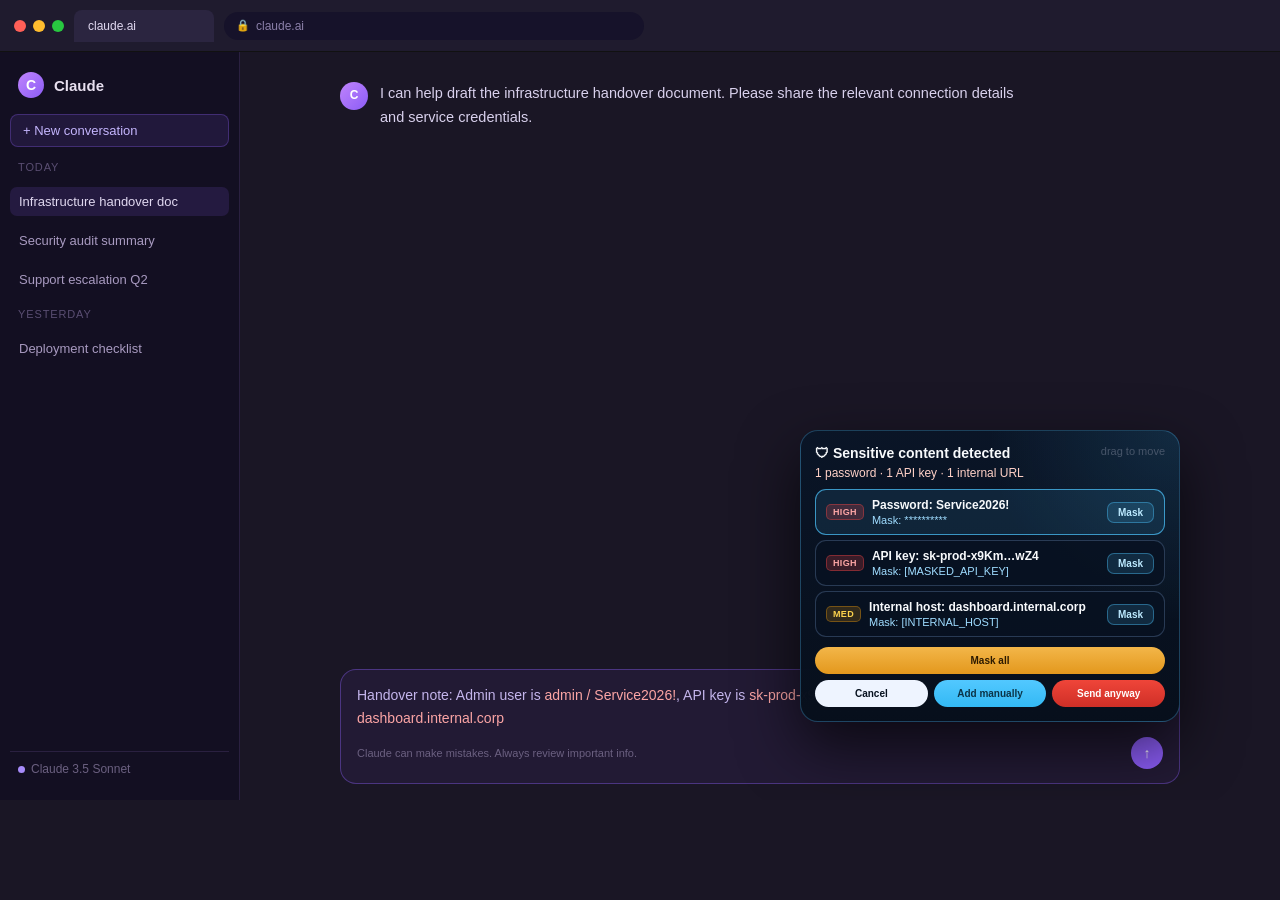
<file: docs/assets/store-screenshots/02-findings-detail.html>
<!DOCTYPE html>
<!--
  Chrome Web Store screenshot template 2/5
  Shows: SafePrompt Guard warning popup on Claude.ai — showing all findings with severity badges
  Size: Open in Chrome at 1280×800, zoom 100%, then screenshot
-->
<html lang="en">
<head>
  <meta charset="UTF-8" />
  <meta name="viewport" content="width=1280" />
  <title>SafePrompt Guard — Findings detail</title>
  <style>
    html { background: #1A1625; overflow: hidden; }
    *, *::before, *::after { box-sizing: border-box; margin: 0; padding: 0; }
    body {
      width: 1280px;
      height: 800px;
      overflow: hidden;
      font-family: "Segoe UI", -apple-system, BlinkMacSystemFont, sans-serif;
      background: #1A1625;
    }

    /* ── Browser chrome ──────────────────────────────── */
    .browser { width: 1280px; height: 800px; display: flex; flex-direction: column; }
    .browser-bar {
      flex-shrink: 0;
      height: 52px;
      background: #1F1B2E;
      display: flex;
      align-items: center;
      gap: 10px;
      padding: 0 14px;
      border-bottom: 1px solid #111;
    }
    .tl-dots { display: flex; gap: 7px; }
    .tl-dot { width: 12px; height: 12px; border-radius: 50%; }
    .tl-dot--r { background: #FF5F57; }
    .tl-dot--y { background: #FFBD2E; }
    .tl-dot--g { background: #28C840; }
    .tab {
      display: flex; align-items: center; gap: 6px;
      height: 32px; padding: 0 14px;
      background: #2B2540; border-radius: 8px 8px 0 0;
      font-size: 12px; color: #E0D8F0; white-space: nowrap; min-width: 140px;
    }
    .urlbar {
      flex: 1; height: 28px; max-width: 420px;
      background: #16122A; border-radius: 20px;
      display: flex; align-items: center; gap: 6px;
      padding: 0 12px; font-size: 12px; color: #8A7FA8;
    }
    .lock { color: #4ADE80; font-size: 11px; }
    .browser-content {
      flex: 1;
      display: flex;
      overflow: hidden;
      position: relative;
      background: #1A1625;
    }

    /* ── Claude sidebar ──────────────────────────────── */
    .sidebar {
      width: 240px;
      flex-shrink: 0;
      background: #130F22;
      display: flex;
      flex-direction: column;
      padding: 14px 10px;
      gap: 10px;
      border-right: 1px solid #2A2040;
    }
    .claude-logo {
      display: flex; align-items: center; gap: 10px;
      padding: 6px 8px;
      font-size: 15px; font-weight: 600; color: #E8E0F0;
    }
    .claude-logo-icon {
      width: 26px; height: 26px; border-radius: 50%;
      background: linear-gradient(135deg, #C084FC, #8B5CF6);
      display: flex; align-items: center; justify-content: center;
      font-size: 14px; color: white;
    }
    .new-chat-btn {
      display: flex; align-items: center; gap: 6px;
      padding: 8px 12px;
      background: rgba(139,92,246,0.12); border: 1px solid rgba(139,92,246,0.3);
      border-radius: 8px; font-size: 13px; color: #C4B5FD;
    }
    .sidebar-section { font-size: 11px; color: #5A4E72; padding: 4px 8px; text-transform: uppercase; letter-spacing: 0.08em; }
    .sidebar-item {
      display: flex; align-items: center;
      padding: 7px 9px; border-radius: 7px; font-size: 13px; color: #A89AC0;
    }
    .sidebar-item--active { background: rgba(139,92,246,0.14); color: #E0D8F0; }
    .sidebar-model {
      margin-top: auto; padding: 10px 8px;
      border-top: 1px solid #2A2040;
      font-size: 12px; color: #6B6080; display: flex; align-items: center; gap: 6px;
    }
    .model-dot { width: 7px; height: 7px; border-radius: 50%; background: #A78BFA; }

    /* ── Claude main area ────────────────────────────── */
    .chat-main {
      flex: 1;
      background: #1A1625;
      display: flex;
      flex-direction: column;
      position: relative;
    }
    .chat-messages {
      flex: 1;
      padding: 30px 100px;
      display: flex;
      flex-direction: column;
      gap: 22px;
      overflow: hidden;
    }
    .msg { display: flex; gap: 12px; line-height: 1.65; font-size: 14.5px; }
    .msg--ai .msg-avatar {
      width: 28px; height: 28px; border-radius: 50%; flex-shrink: 0;
      background: linear-gradient(135deg, #C084FC, #8B5CF6);
      display: flex; align-items: center; justify-content: center;
      font-size: 12px; color: white; font-weight: 700;
    }
    .msg--user { justify-content: flex-end; }
    .msg--user .msg-bubble {
      max-width: 580px;
      background: rgba(139,92,246,0.15); border: 1px solid rgba(139,92,246,0.3);
      border-radius: 16px 16px 4px 16px;
      padding: 12px 16px; color: #E0D8F0; font-size: 14px;
    }
    .msg--ai .msg-body { color: #D8D0EC; max-width: 640px; }
    .code { font-family: monospace; font-size: 12px; color: #F9A8D4; }

    /* ── Composer ────────────────────────────────────── */
    .composer-area { padding: 4px 100px 16px; }
    .composer-box {
      border: 1px solid rgba(139,92,246,0.4);
      border-radius: 16px;
      background: rgba(139,92,246,0.07);
      padding: 14px 16px;
      position: relative;
    }
    .composer-text { font-size: 14px; color: #C4B5EC; line-height: 1.6; }
    .composer-text .hl { color: #FCA5A5; }
    .composer-footer {
      display: flex; justify-content: space-between; align-items: center;
      margin-top: 8px;
    }
    .send-btn {
      width: 32px; height: 32px; border-radius: 50%;
      background: #8B5CF6;
      display: flex; align-items: center; justify-content: center;
      color: white; font-size: 14px;
    }

    /* ── Extension warning popup ─────────────────────── */
    .spg-warning {
      position: absolute;
      bottom: 78px;
      right: 100px;
      width: 380px;
      padding: 14px;
      border: 1px solid rgba(84,195,255,0.28);
      border-radius: 18px;
      background:
        radial-gradient(circle at top right, rgba(77,198,255,0.12), transparent 40%),
        linear-gradient(180deg, rgba(10,21,39,0.99), rgba(7,15,28,0.99));
      color: #f8fafc;
      box-shadow: 0 24px 60px rgba(0,0,0,0.65);
      font-family: "Segoe UI", sans-serif;
    }
    .spg-title { font-size: 14px; font-weight: 700; }
    .spg-summary { margin-top: 5px; font-size: 12px; color: #ffd1c7; }
    .spg-hint { font-size: 11px; color: #475569; }
    .spg-findings { margin-top: 9px; display: grid; gap: 5px; }
    .spg-item {
      display: flex; align-items: center; gap: 8px;
      border: 1px solid rgba(84,112,151,0.44); border-radius: 11px;
      background: rgba(8,18,34,0.82); padding: 8px 10px;
    }
    .spg-item.active { border-color: rgba(77,198,255,0.7); background: rgba(77,198,255,0.1); }
    .badge {
      flex-shrink: 0; border-radius: 5px; padding: 2px 6px;
      font-size: 9px; font-weight: 800; letter-spacing: 0.04em; text-transform: uppercase;
    }
    .badge--high { background: rgba(239,68,68,0.22); color: #fca5a5; border: 1px solid rgba(239,68,68,0.4); }
    .badge--medium { background: rgba(245,158,11,0.18); color: #fcd34d; border: 1px solid rgba(245,158,11,0.35); }
    .badge--low { background: rgba(148,163,184,0.15); color: #94a3b8; border: 1px solid rgba(148,163,184,0.25); }
    .item-info { flex: 1; min-width: 0; }
    .item-title { font-size: 12px; font-weight: 600; white-space: nowrap; overflow: hidden; text-overflow: ellipsis; }
    .item-meta { font-size: 11px; color: #9fdcff; margin-top: 2px; }
    .mask-btn {
      flex-shrink: 0; border: 1px solid rgba(77,198,255,0.4);
      border-radius: 7px; padding: 4px 10px;
      font-size: 10px; font-weight: 700;
      background: rgba(77,198,255,0.14); color: #bdeaff;
    }
    .spg-actions { display: grid; gap: 6px; margin-top: 10px; }
    .spg-btn {
      border: 0; border-radius: 999px; padding: 8px 10px;
      font-size: 10px; font-weight: 700; text-align: center; width: 100%;
    }
    .spg-btn--mask-all { background: linear-gradient(180deg,#f3b649,#e3981d); color: #2c1a00; }
    .spg-secondary { display: grid; grid-template-columns: repeat(3,1fr); gap: 6px; }
    .spg-btn--cancel { background: #eef4ff; color: #07111f; }
    .spg-btn--manual { background: linear-gradient(180deg,#52c8ff,#33b9f4); color: #0b3448; }
    .spg-btn--send { background: linear-gradient(180deg,#ef4539,#cf2f27); color: white; }
  </style>
</head>
<body>
<div class="browser">

  <div class="browser-bar">
    <div class="tl-dots">
      <div class="tl-dot tl-dot--r"></div>
      <div class="tl-dot tl-dot--y"></div>
      <div class="tl-dot tl-dot--g"></div>
    </div>
    <div class="tab">claude.ai</div>
    <div class="urlbar">
      <span class="lock">🔒</span>
      claude.ai
    </div>
  </div>

  <div class="browser-content">

    <div class="sidebar">
      <div class="claude-logo">
        <div class="claude-logo-icon">C</div>
        Claude
      </div>
      <div class="new-chat-btn">+ New conversation</div>
      <div class="sidebar-section">Today</div>
      <div class="sidebar-item sidebar-item--active">Infrastructure handover doc</div>
      <div class="sidebar-item">Security audit summary</div>
      <div class="sidebar-item">Support escalation Q2</div>
      <div class="sidebar-section">Yesterday</div>
      <div class="sidebar-item">Deployment checklist</div>
      <div class="sidebar-model"><div class="model-dot"></div> Claude 3.5 Sonnet</div>
    </div>

    <div class="chat-main">
      <div class="chat-messages">
        <div class="msg msg--ai">
          <div class="msg-avatar">C</div>
          <div class="msg-body">I can help draft the infrastructure handover document. Please share the relevant connection details and service credentials.</div>
        </div>
      </div>
      <div class="composer-area">
        <div class="composer-box">
          <div class="composer-text">
            Handover note: Admin user is <span class="hl">admin / Service2026!</span>, API key is
            <span class="hl">sk-prod-x9KmN2vTqR8LwZ4</span>, internal dashboard at
            <span class="hl">dashboard.internal.corp</span>
          </div>
          <div class="composer-footer">
            <div style="font-size:11px; color:#6B6080;">Claude can make mistakes. Always review important info.</div>
            <div class="send-btn">↑</div>
          </div>
        </div>

        <div class="spg-warning">
          <div style="display:flex; align-items:start; justify-content:space-between;">
            <div>
              <div class="spg-title">🛡 Sensitive content detected</div>
              <div class="spg-summary">1 password · 1 API key · 1 internal URL</div>
            </div>
            <div class="spg-hint">drag to move</div>
          </div>
          <div class="spg-findings">
            <div class="spg-item active">
              <span class="badge badge--high">HIGH</span>
              <div class="item-info">
                <div class="item-title">Password: Service2026!</div>
                <div class="item-meta">Mask: **********</div>
              </div>
              <button class="mask-btn">Mask</button>
            </div>
            <div class="spg-item">
              <span class="badge badge--high">HIGH</span>
              <div class="item-info">
                <div class="item-title">API key: sk-prod-x9Km…wZ4</div>
                <div class="item-meta">Mask: [MASKED_API_KEY]</div>
              </div>
              <button class="mask-btn">Mask</button>
            </div>
            <div class="spg-item">
              <span class="badge badge--medium">MED</span>
              <div class="item-info">
                <div class="item-title">Internal host: dashboard.internal.corp</div>
                <div class="item-meta">Mask: [INTERNAL_HOST]</div>
              </div>
              <button class="mask-btn">Mask</button>
            </div>
          </div>
          <div class="spg-actions">
            <button class="spg-btn spg-btn--mask-all">Mask all</button>
            <div class="spg-secondary">
              <button class="spg-btn spg-btn--cancel">Cancel</button>
              <button class="spg-btn spg-btn--manual">Add manually</button>
              <button class="spg-btn spg-btn--send">Send anyway</button>
            </div>
          </div>
        </div>

      </div>
    </div>

  </div>
</div>
</body>
</html>
</file>
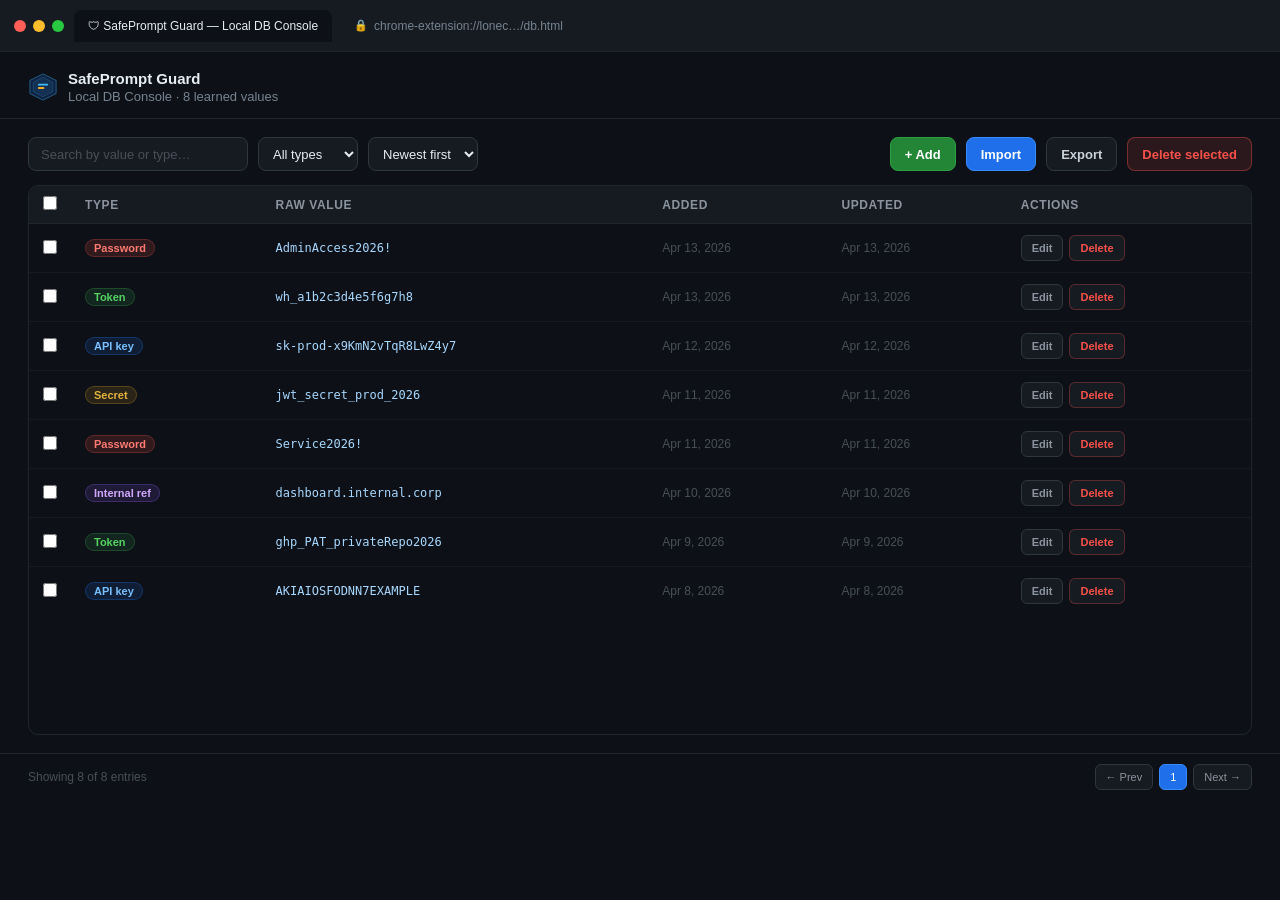
<file: docs/assets/store-screenshots/03-local-db-console.html>
<!DOCTYPE html>
<!--
  Chrome Web Store screenshot template 3/5
  Shows: Local DB Console
  Size: Open in Chrome at 1280×800, zoom 100%, then screenshot
-->
<html lang="en">
<head>
  <meta charset="UTF-8" />
  <meta name="viewport" content="width=1280" />
  <title>SafePrompt Guard — Local DB Console</title>
  <style>
    html { background: #0D1117; overflow: hidden; }
    *, *::before, *::after { box-sizing: border-box; margin: 0; padding: 0; }
    body {
      width: 1280px;
      height: 800px;
      overflow: hidden;
      font-family: "Segoe UI", -apple-system, BlinkMacSystemFont, sans-serif;
      background: #0D1117;
      color: #E6EDF3;
    }

    /* ── Browser chrome ──────────────────────────────── */
    .browser { width: 1280px; height: 800px; display: flex; flex-direction: column; }
    .browser-bar {
      flex-shrink: 0; height: 52px;
      background: #161B22;
      display: flex; align-items: center; gap: 10px; padding: 0 14px;
      border-bottom: 1px solid #21262D;
    }
    .tl-dots { display: flex; gap: 7px; }
    .tl-dot { width: 12px; height: 12px; border-radius: 50%; }
    .tl-dot--r { background: #FF5F57; }
    .tl-dot--y { background: #FFBD2E; }
    .tl-dot--g { background: #28C840; }
    .tab {
      display: flex; align-items: center; gap: 6px;
      height: 32px; padding: 0 14px;
      background: #0D1117; border-radius: 8px 8px 0 0;
      font-size: 12px; color: #E6EDF3; white-space: nowrap; min-width: 220px;
    }
    .urlbar {
      flex: 1; height: 28px; max-width: 440px;
      background: #161B22; border-radius: 20px;
      display: flex; align-items: center; gap: 6px;
      padding: 0 12px; font-size: 12px; color: #768390;
    }
    .lock { color: #3FB950; font-size: 11px; }
    .browser-content {
      flex: 1; overflow: hidden; position: relative;
      background: #0D1117;
    }

    /* ── DB Console layout ───────────────────────────── */
    .console-shell {
      width: 100%; height: 100%;
      display: flex; flex-direction: column;
      background: #0D1117;
    }
    .console-header {
      padding: 18px 28px 14px;
      border-bottom: 1px solid #21262D;
      display: flex; align-items: center; justify-content: space-between;
    }
    .console-brand {
      display: flex; align-items: center; gap: 10px;
    }
    .brand-icon {
      width: 30px; height: 30px;
    }
    .brand-name { font-size: 15px; font-weight: 700; color: #E6EDF3; }
    .console-title { font-size: 13px; color: #768390; margin-top: 2px; }
    .console-main {
      flex: 1; padding: 18px 28px; display: flex; flex-direction: column; gap: 14px;
    }
    .toolbar {
      display: flex; align-items: center; gap: 10px; flex-wrap: wrap;
    }
    .search-input {
      height: 34px; padding: 0 12px;
      background: #161B22; border: 1px solid #30363D;
      border-radius: 8px; color: #E6EDF3; font-size: 13px; min-width: 220px;
    }
    .search-input::placeholder { color: #484F58; }
    .filter-select {
      height: 34px; padding: 0 10px;
      background: #161B22; border: 1px solid #30363D;
      border-radius: 8px; color: #E6EDF3; font-size: 13px;
    }
    .spacer { flex: 1; }
    .btn {
      height: 34px; padding: 0 14px;
      border-radius: 8px; font-size: 13px; font-weight: 600;
      border: 1px solid transparent; cursor: pointer;
      display: flex; align-items: center; gap: 6px;
    }
    .btn--add { background: #238636; border-color: #2EA043; color: #fff; }
    .btn--import { background: #1F6FEB; border-color: #388BFD; color: #fff; }
    .btn--export { background: #161B22; border-color: #30363D; color: #C9D1D9; }
    .btn--delete { background: rgba(248,81,73,0.12); border-color: rgba(248,81,73,0.4); color: #F85149; }
    .table-wrap {
      flex: 1; overflow: auto;
      border: 1px solid #21262D; border-radius: 10px;
    }
    table { width: 100%; border-collapse: collapse; font-size: 13px; }
    thead { position: sticky; top: 0; z-index: 1; background: #161B22; }
    th {
      padding: 10px 14px; text-align: left;
      color: #8B949E; font-weight: 600; font-size: 12px; text-transform: uppercase; letter-spacing: 0.05em;
      border-bottom: 1px solid #21262D;
    }
    th.check { width: 36px; }
    td { padding: 11px 14px; border-bottom: 1px solid #161B22; color: #C9D1D9; vertical-align: middle; }
    tr:last-child td { border-bottom: 0; }
    tr:hover td { background: rgba(255,255,255,0.03); }
    .type-badge {
      display: inline-flex; align-items: center;
      padding: 2px 8px; border-radius: 999px;
      font-size: 11px; font-weight: 700;
    }
    .type-password { background: rgba(248,81,73,0.15); color: #FF7B72; border: 1px solid rgba(248,81,73,0.25); }
    .type-token { background: rgba(63,185,80,0.12); color: #56D364; border: 1px solid rgba(63,185,80,0.25); }
    .type-api_key { background: rgba(31,111,235,0.14); color: #79C0FF; border: 1px solid rgba(31,111,235,0.3); }
    .type-secret { background: rgba(210,153,34,0.14); color: #E3B341; border: 1px solid rgba(210,153,34,0.28); }
    .type-internal { background: rgba(139,92,246,0.14); color: #D2A8FF; border: 1px solid rgba(139,92,246,0.28); }
    .mono { font-family: 'Consolas', monospace; font-size: 12px; color: #A8D8FF; }
    .date { color: #484F58; font-size: 12px; }
    .row-actions { display: flex; gap: 6px; }
    .mini-btn {
      height: 26px; padding: 0 10px; border-radius: 6px; font-size: 11px; font-weight: 600;
      background: #161B22; border: 1px solid #30363D; color: #8B949E; cursor: pointer;
    }
    .mini-btn--del { color: #F85149; border-color: rgba(248,81,73,0.3); }
    .chk { width: 14px; height: 14px; accent-color: #1F6FEB; }
    .footer-row {
      padding: 10px 28px; border-top: 1px solid #21262D;
      display: flex; align-items: center; justify-content: space-between;
      font-size: 12px; color: #484F58;
    }
    .page-count { display: flex; gap: 6px; }
    .page-btn {
      height: 26px; padding: 0 10px; border-radius: 6px; font-size: 11px;
      background: #161B22; border: 1px solid #30363D; color: #8B949E;
    }
    .page-btn--active { background: #1F6FEB; border-color: #388BFD; color: white; }
  </style>
</head>
<body>
<div class="browser">
  <div class="browser-bar">
    <div class="tl-dots">
      <div class="tl-dot tl-dot--r"></div>
      <div class="tl-dot tl-dot--y"></div>
      <div class="tl-dot tl-dot--g"></div>
    </div>
    <div class="tab">
      🛡 SafePrompt Guard — Local DB Console
    </div>
    <div class="urlbar">
      <span class="lock">🔒</span>
      chrome-extension://lonec…/db.html
    </div>
  </div>

  <div class="browser-content">
    <div class="console-shell">
      <div class="console-header">
        <div class="console-brand">
          <svg class="brand-icon" viewBox="0 0 128 128" fill="none" xmlns="http://www.w3.org/2000/svg">
            <path d="M64 8 L120 36 L120 92 L64 120 L8 92 L8 36 Z" fill="#0F2241" stroke="rgba(64,189,248,0.6)" stroke-width="3"/>
            <path d="M64 22 L106 44 L106 84 L64 106 L22 84 L22 44 Z" fill="rgba(64,189,248,0.1)" stroke="rgba(64,189,248,0.4)" stroke-width="2"/>
            <rect x="42" y="50" width="44" height="8" rx="4" fill="#40BDF8"/>
            <rect x="42" y="64" width="28" height="8" rx="4" fill="#F0AB2A"/>
          </svg>
          <div>
            <div class="brand-name">SafePrompt Guard</div>
            <div class="console-title">Local DB Console · 8 learned values</div>
          </div>
        </div>
      </div>

      <div class="console-main">
        <div class="toolbar">
          <input class="search-input" type="text" placeholder="Search by value or type…" value=""/>
          <select class="filter-select">
            <option>All types</option>
            <option>Password</option>
            <option>Token</option>
          </select>
          <select class="filter-select">
            <option>Newest first</option>
            <option>Oldest first</option>
          </select>
          <div class="spacer"></div>
          <button class="btn btn--add">+ Add</button>
          <button class="btn btn--import">Import</button>
          <button class="btn btn--export">Export</button>
          <button class="btn btn--delete">Delete selected</button>
        </div>

        <div class="table-wrap">
          <table>
            <thead>
              <tr>
                <th class="check"><input class="chk" type="checkbox" /></th>
                <th>Type</th>
                <th>Raw value</th>
                <th>Added</th>
                <th>Updated</th>
                <th>Actions</th>
              </tr>
            </thead>
            <tbody>
              <tr>
                <td><input class="chk" type="checkbox" /></td>
                <td><span class="type-badge type-password">Password</span></td>
                <td class="mono">AdminAccess2026!</td>
                <td class="date">Apr 13, 2026</td>
                <td class="date">Apr 13, 2026</td>
                <td>
                  <div class="row-actions">
                    <button class="mini-btn">Edit</button>
                    <button class="mini-btn mini-btn--del">Delete</button>
                  </div>
                </td>
              </tr>
              <tr>
                <td><input class="chk" type="checkbox" /></td>
                <td><span class="type-badge type-token">Token</span></td>
                <td class="mono">wh_a1b2c3d4e5f6g7h8</td>
                <td class="date">Apr 13, 2026</td>
                <td class="date">Apr 13, 2026</td>
                <td>
                  <div class="row-actions">
                    <button class="mini-btn">Edit</button>
                    <button class="mini-btn mini-btn--del">Delete</button>
                  </div>
                </td>
              </tr>
              <tr>
                <td><input class="chk" type="checkbox" /></td>
                <td><span class="type-badge type-api_key">API key</span></td>
                <td class="mono">sk-prod-x9KmN2vTqR8LwZ4y7</td>
                <td class="date">Apr 12, 2026</td>
                <td class="date">Apr 12, 2026</td>
                <td>
                  <div class="row-actions">
                    <button class="mini-btn">Edit</button>
                    <button class="mini-btn mini-btn--del">Delete</button>
                  </div>
                </td>
              </tr>
              <tr>
                <td><input class="chk" type="checkbox" /></td>
                <td><span class="type-badge type-secret">Secret</span></td>
                <td class="mono">jwt_secret_prod_2026</td>
                <td class="date">Apr 11, 2026</td>
                <td class="date">Apr 11, 2026</td>
                <td>
                  <div class="row-actions">
                    <button class="mini-btn">Edit</button>
                    <button class="mini-btn mini-btn--del">Delete</button>
                  </div>
                </td>
              </tr>
              <tr>
                <td><input class="chk" type="checkbox" /></td>
                <td><span class="type-badge type-password">Password</span></td>
                <td class="mono">Service2026!</td>
                <td class="date">Apr 11, 2026</td>
                <td class="date">Apr 11, 2026</td>
                <td>
                  <div class="row-actions">
                    <button class="mini-btn">Edit</button>
                    <button class="mini-btn mini-btn--del">Delete</button>
                  </div>
                </td>
              </tr>
              <tr>
                <td><input class="chk" type="checkbox" /></td>
                <td><span class="type-badge type-internal">Internal ref</span></td>
                <td class="mono">dashboard.internal.corp</td>
                <td class="date">Apr 10, 2026</td>
                <td class="date">Apr 10, 2026</td>
                <td>
                  <div class="row-actions">
                    <button class="mini-btn">Edit</button>
                    <button class="mini-btn mini-btn--del">Delete</button>
                  </div>
                </td>
              </tr>
              <tr>
                <td><input class="chk" type="checkbox" /></td>
                <td><span class="type-badge type-token">Token</span></td>
                <td class="mono">ghp_PAT_privateRepo2026</td>
                <td class="date">Apr 9, 2026</td>
                <td class="date">Apr 9, 2026</td>
                <td>
                  <div class="row-actions">
                    <button class="mini-btn">Edit</button>
                    <button class="mini-btn mini-btn--del">Delete</button>
                  </div>
                </td>
              </tr>
              <tr>
                <td><input class="chk" type="checkbox" /></td>
                <td><span class="type-badge type-api_key">API key</span></td>
                <td class="mono">AKIAIOSFODNN7EXAMPLE</td>
                <td class="date">Apr 8, 2026</td>
                <td class="date">Apr 8, 2026</td>
                <td>
                  <div class="row-actions">
                    <button class="mini-btn">Edit</button>
                    <button class="mini-btn mini-btn--del">Delete</button>
                  </div>
                </td>
              </tr>
            </tbody>
          </table>
        </div>
      </div>

      <div class="footer-row">
        <div>Showing 8 of 8 entries</div>
        <div class="page-count">
          <button class="page-btn">← Prev</button>
          <button class="page-btn page-btn--active">1</button>
          <button class="page-btn">Next →</button>
        </div>
      </div>
    </div>
  </div>
</div>
</body>
</html>
</file>
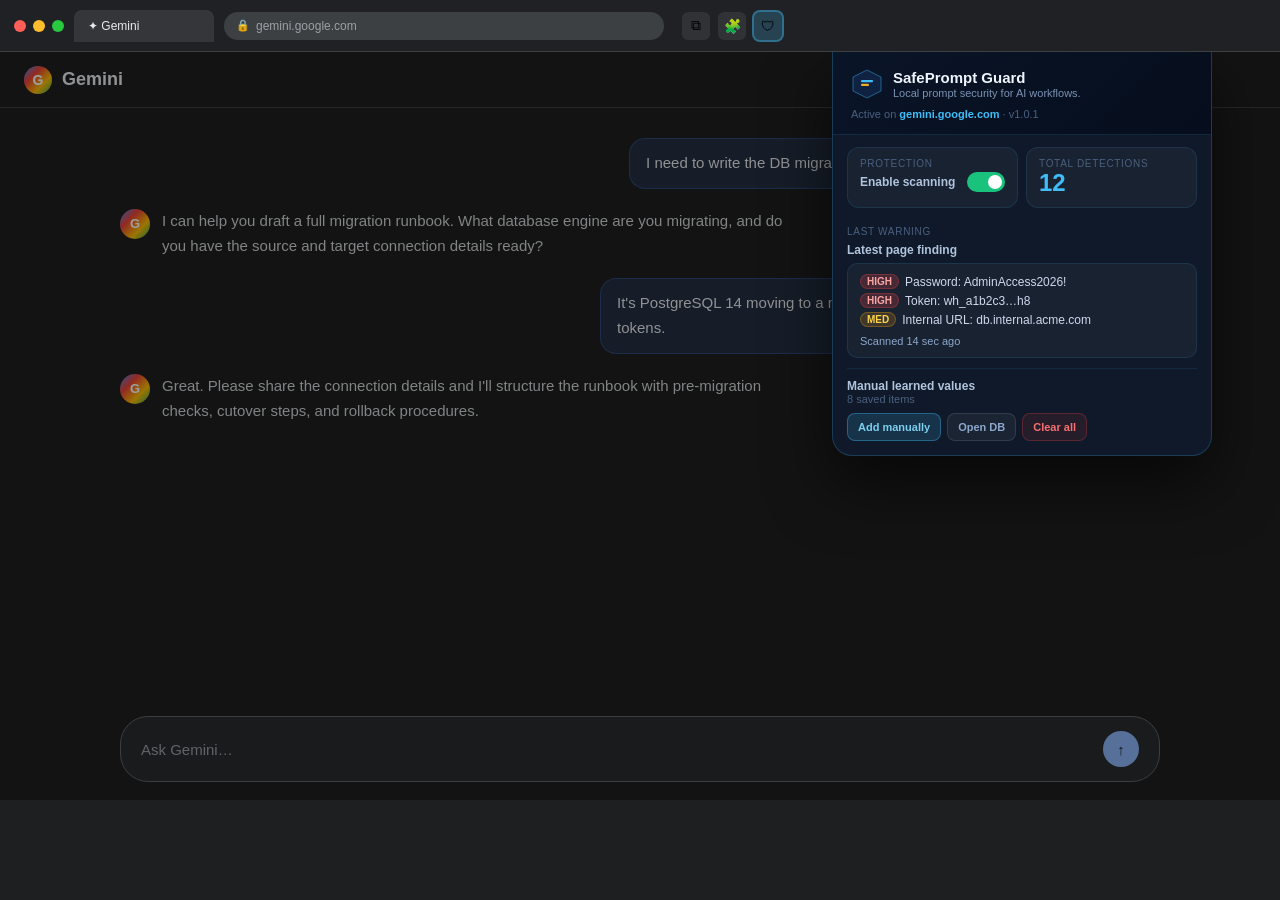
<file: docs/assets/store-screenshots/04-extension-popup.html>
<!DOCTYPE html>
<!--
  Chrome Web Store screenshot template 4/5
  Shows: Extension popup open on Gemini — toolbar popup with stats and last finding
  Size: Open in Chrome at 1280×800, zoom 100%, then screenshot
-->
<html lang="en">
<head>
  <meta charset="UTF-8" />
  <meta name="viewport" content="width=1280" />
  <title>SafePrompt Guard — Extension popup</title>
  <style>
    html { background: #1E1F20; overflow: hidden; }
    *, *::before, *::after { box-sizing: border-box; margin: 0; padding: 0; }
    body {
      width: 1280px;
      height: 800px;
      overflow: hidden;
      font-family: "Segoe UI", -apple-system, BlinkMacSystemFont, sans-serif;
      background: #1E1F20;
    }

    /* ── Browser chrome ──────────────────────────────── */
    .browser { width: 1280px; height: 800px; display: flex; flex-direction: column; }
    .browser-bar {
      flex-shrink: 0; height: 52px;
      background: #202124;
      display: flex; align-items: center; gap: 10px; padding: 0 14px;
      border-bottom: 1px solid #3C4043;
    }
    .tl-dots { display: flex; gap: 7px; }
    .tl-dot { width: 12px; height: 12px; border-radius: 50%; }
    .tl-dot--r { background: #FF5F57; }
    .tl-dot--y { background: #FFBD2E; }
    .tl-dot--g { background: #28C840; }
    .tab {
      display: flex; align-items: center; gap: 6px;
      height: 32px; padding: 0 14px;
      background: #35363A; border-radius: 8px 8px 0 0;
      font-size: 12px; color: #E8EAED; white-space: nowrap; min-width: 140px;
    }
    .urlbar {
      flex: 1; max-width: 440px; height: 28px;
      background: #3C4043; border-radius: 20px;
      display: flex; align-items: center; gap: 6px;
      padding: 0 12px; font-size: 12px; color: #9AA0A6;
    }
    .ext-area { display: flex; align-items: center; gap: 8px; margin-left: 8px; }
    .ext-btn {
      width: 28px; height: 28px; border-radius: 6px;
      display: flex; align-items: center; justify-content: center;
      background: rgba(255,255,255,0.08); font-size: 14px;
    }
    .ext-btn--active {
      background: rgba(64,189,248,0.22);
      box-shadow: 0 0 0 2px rgba(64,189,248,0.5);
    }
    .browser-content {
      flex: 1; display: flex; overflow: hidden; position: relative;
    }

    /* ── Gemini interface ────────────────────────────── */
    .gemini-page {
      flex: 1;
      background: #1E1F20;
      display: flex;
      flex-direction: column;
      position: relative;
    }
    .gemini-header {
      height: 56px; padding: 0 24px;
      display: flex; align-items: center; justify-content: space-between;
      border-bottom: 1px solid #3C4043;
    }
    .gemini-logo {
      display: flex; align-items: center; gap: 10px;
      font-size: 18px; font-weight: 600; color: #E8EAED;
    }
    .gemini-logo-icon {
      width: 28px; height: 28px;
      background: linear-gradient(135deg, #4285F4, #EA4335, #FBBC05, #34A853);
      border-radius: 50%;
      display: flex; align-items: center; justify-content: center;
      font-size: 14px; color: white; font-weight: 700;
    }
    .gemini-chat { flex: 1; padding: 30px 120px; display: flex; flex-direction: column; gap: 20px; overflow: hidden; }
    .msg { display: flex; gap: 12px; font-size: 15px; color: #E8EAED; line-height: 1.65; }
    .msg--user { justify-content: flex-end; }
    .msg--user .bubble {
      max-width: 560px;
      background: rgba(66,133,244,0.15); border: 1px solid rgba(66,133,244,0.3);
      border-radius: 16px 16px 4px 16px; padding: 12px 16px;
    }
    .msg--ai .avatar {
      width: 30px; height: 30px; border-radius: 50%; flex-shrink: 0;
      background: linear-gradient(135deg, #4285F4, #EA4335, #FBBC05, #34A853);
      display: flex; align-items: center; justify-content: center;
      font-size: 13px; color: white; font-weight: 700;
    }
    .msg--ai .body { color: #D0D3D4; max-width: 640px; }
    .composer-area { padding: 6px 120px 18px; }
    .composer-box {
      background: #2A2B2E; border: 1px solid #5F6368;
      border-radius: 28px; padding: 14px 20px;
      display: flex; align-items: center; gap: 12px;
    }
    .composer-text { flex: 1; font-size: 15px; color: #9AA0A6; }
    .composer-send {
      width: 36px; height: 36px; border-radius: 50%;
      background: #8AB4F8;
      display: flex; align-items: center; justify-content: center;
      font-size: 15px; color: #202124;
    }
    .overlay-scrim {
      position: absolute; inset: 0;
      background: rgba(0,0,0,0.38);
    }

    /* ── Extension popup panel ───────────────────────── */
    .ext-popup {
      position: absolute;
      top: 0;
      right: 68px;
      width: 380px;
      background: #0F1929;
      border: 1px solid rgba(64,189,248,0.22);
      border-top: 0;
      border-radius: 0 0 20px 20px;
      box-shadow: 0 28px 64px rgba(0,0,0,0.6);
      font-family: "Segoe UI", sans-serif;
      color: #E2EAF4;
      overflow: hidden;
    }
    .popup-hero {
      padding: 16px 18px 14px;
      background: linear-gradient(135deg, rgba(10,21,39,0.98), rgba(6,14,28,0.98));
      border-bottom: 1px solid rgba(64,189,248,0.14);
    }
    .popup-brand { display: flex; align-items: center; gap: 10px; }
    .popup-mark {
      width: 32px; height: 32px;
    }
    .popup-brand h1 { font-size: 15px; font-weight: 700; color: #EFF5FF; }
    .popup-brand p { font-size: 11px; color: #7A92B4; margin-top: 1px; }
    .popup-meta { font-size: 11px; color: #4A6080; margin-top: 8px; }
    .popup-meta strong { color: #40BDF8; }
    .popup-grid {
      display: grid; grid-template-columns: 1fr 1fr; gap: 8px;
      padding: 12px 14px 0;
    }
    .popup-card {
      padding: 10px 12px;
      background: rgba(255,255,255,0.04); border: 1px solid rgba(64,189,248,0.12);
      border-radius: 12px;
    }
    .popup-card-eyebrow { font-size: 10px; color: #4A6080; text-transform: uppercase; letter-spacing: 0.07em; }
    .popup-card-title { font-size: 12px; font-weight: 600; color: #B0C4DE; margin-top: 3px; }
    .switch-row { display: flex; align-items: center; justify-content: space-between; }
    .sw { position: relative; width: 38px; height: 20px; }
    .sw input { opacity: 0; width: 0; height: 0; }
    .sw-track {
      position: absolute; inset: 0; border-radius: 20px;
      background: #19C37D;
      display: flex; align-items: center; justify-content: flex-end;
      padding: 0 3px; transition: background 0.2s;
    }
    .sw-knob { width: 14px; height: 14px; border-radius: 50%; background: white; }
    .metric { font-size: 24px; font-weight: 800; color: #40BDF8; }
    .popup-section {
      padding: 10px 14px;
    }
    .popup-section-label { font-size: 10px; color: #4A6080; text-transform: uppercase; letter-spacing: 0.07em; margin-bottom: 6px; }
    .popup-section-title { font-size: 12px; font-weight: 600; color: #B0C4DE; margin-bottom: 6px; }
    .finding-preview {
      background: rgba(255,255,255,0.04); border: 1px solid rgba(64,189,248,0.12);
      border-radius: 10px; padding: 10px 12px; font-size: 12px;
      display: flex; flex-direction: column; gap: 4px;
    }
    .fp-row { display: flex; gap: 6px; align-items: center; }
    .fp-badge {
      display: inline-flex; padding: 1px 6px; border-radius: 999px;
      font-size: 10px; font-weight: 700;
    }
    .fp-badge--high { background: rgba(239,68,68,0.22); color: #fca5a5; border: 1px solid rgba(239,68,68,0.3); }
    .fp-badge--medium { background: rgba(245,158,11,0.18); color: #fcd34d; border: 1px solid rgba(245,158,11,0.3); }
    .fp-text { font-size: 11px; color: #8BA8CC; }
    .popup-db-section {
      padding: 10px 14px 14px;
    }
    .popup-db-header { display: flex; align-items: center; justify-content: space-between; margin-bottom: 8px; }
    .db-title { font-size: 12px; font-weight: 600; color: #B0C4DE; }
    .db-count { font-size: 11px; color: #4A6080; }
    .db-actions { display: flex; gap: 6px; }
    .db-btn {
      height: 28px; padding: 0 10px;
      border-radius: 8px; font-size: 11px; font-weight: 600;
      border: 1px solid transparent;
    }
    .db-btn--cyan { background: rgba(64,189,248,0.16); border-color: rgba(64,189,248,0.36); color: #7DCFEF; }
    .db-btn--ghost { background: rgba(255,255,255,0.05); border-color: rgba(255,255,255,0.1); color: #8BA8CC; }
    .db-btn--danger { background: rgba(239,68,68,0.1); border-color: rgba(239,68,68,0.25); color: #F87171; }
    .divider { height: 1px; background: rgba(64,189,248,0.1); margin: 0 14px; }

    /* ── Arrow pointing to popup ─────────────────────── */
    .ext-btn-label {
      position: absolute; top: 16px; right: 68px;
      font-size: 11px; color: #40BDF8; background: rgba(10,21,39,0.88);
      border: 1px solid rgba(64,189,248,0.3); border-radius: 6px;
      padding: 4px 10px; white-space: nowrap;
      pointer-events: none;
    }
  </style>
</head>
<body>
<div class="browser">
  <div class="browser-bar">
    <div class="tl-dots">
      <div class="tl-dot tl-dot--r"></div>
      <div class="tl-dot tl-dot--y"></div>
      <div class="tl-dot tl-dot--g"></div>
    </div>
    <div class="tab">✦ Gemini</div>
    <div class="urlbar">
      <span style="color:#34A853; font-size:11px;">🔒</span>
      gemini.google.com
    </div>
    <div class="ext-area">
      <div class="ext-btn">⧉</div>
      <div class="ext-btn">🧩</div>
      <div class="ext-btn ext-btn--active">🛡</div>
    </div>
  </div>

  <div class="browser-content">
    <div class="gemini-page">
      <div class="gemini-header">
        <div class="gemini-logo">
          <div class="gemini-logo-icon">G</div>
          Gemini
        </div>
      </div>
      <div class="gemini-chat">
        <div class="msg msg--user">
          <div class="bubble">I need to write the DB migration runbook for the client handover next week.</div>
        </div>
        <div class="msg msg--ai">
          <div class="avatar">G</div>
          <div class="body">I can help you draft a full migration runbook. What database engine are you migrating, and do you have the source and target connection details ready?</div>
        </div>
        <div class="msg msg--user">
          <div class="bubble">It's PostgreSQL 14 moving to a new host. I have all the credentials and service tokens.</div>
        </div>
        <div class="msg msg--ai">
          <div class="avatar">G</div>
          <div class="body">Great. Please share the connection details and I'll structure the runbook with pre-migration checks, cutover steps, and rollback procedures.</div>
        </div>
      </div>
      <div class="composer-area">
        <div class="composer-box">
          <div class="composer-text">Ask Gemini…</div>
          <div class="composer-send">↑</div>
        </div>
      </div>
      <div class="overlay-scrim"></div>
    </div>

    <!-- Extension popup -->
    <div class="ext-popup">
      <div class="popup-hero">
        <div class="popup-brand">
          <svg class="popup-mark" viewBox="0 0 128 128" fill="none" xmlns="http://www.w3.org/2000/svg">
            <path d="M64 8 L120 36 L120 92 L64 120 L8 92 L8 36 Z" fill="#0F2241" stroke="rgba(64,189,248,0.6)" stroke-width="3"/>
            <rect x="40" y="48" width="48" height="9" rx="4" fill="#40BDF8"/>
            <rect x="40" y="63" width="32" height="9" rx="4" fill="#F0AB2A"/>
          </svg>
          <div>
            <h1>SafePrompt Guard</h1>
            <p>Local prompt security for AI workflows.</p>
          </div>
        </div>
        <div class="popup-meta">Active on <strong>gemini.google.com</strong> · v1.0.1</div>
      </div>

      <div class="popup-grid">
        <div class="popup-card">
          <div class="popup-card-eyebrow">Protection</div>
          <div class="popup-card-title switch-row">
            Enable scanning
            <label class="sw">
              <input type="checkbox" checked />
              <div class="sw-track"><div class="sw-knob"></div></div>
            </label>
          </div>
        </div>
        <div class="popup-card">
          <div class="popup-card-eyebrow">Total detections</div>
          <div class="metric">12</div>
        </div>
      </div>

      <div class="popup-section" style="margin-top:8px;">
        <div class="popup-section-label">Last warning</div>
        <div class="popup-section-title">Latest page finding</div>
        <div class="finding-preview">
          <div class="fp-row"><span class="fp-badge fp-badge--high">HIGH</span> <span style="font-size:12px; color:#D0D8EC;">Password: AdminAccess2026!</span></div>
          <div class="fp-row"><span class="fp-badge fp-badge--high">HIGH</span> <span style="font-size:12px; color:#D0D8EC;">Token: wh_a1b2c3…h8</span></div>
          <div class="fp-row"><span class="fp-badge fp-badge--medium">MED</span> <span style="font-size:12px; color:#D0D8EC;">Internal URL: db.internal.acme.com</span></div>
          <div class="fp-text" style="margin-top:4px;">Scanned 14 sec ago</div>
        </div>
      </div>

      <div class="divider"></div>

      <div class="popup-db-section">
        <div class="popup-db-header">
          <div>
            <div class="db-title">Manual learned values</div>
            <div class="db-count">8 saved items</div>
          </div>
        </div>
        <div class="db-actions">
          <button class="db-btn db-btn--cyan">Add manually</button>
          <button class="db-btn db-btn--ghost">Open DB</button>
          <button class="db-btn db-btn--danger">Clear all</button>
        </div>
      </div>
    </div>

  </div>
</div>
</body>
</html>
</file>
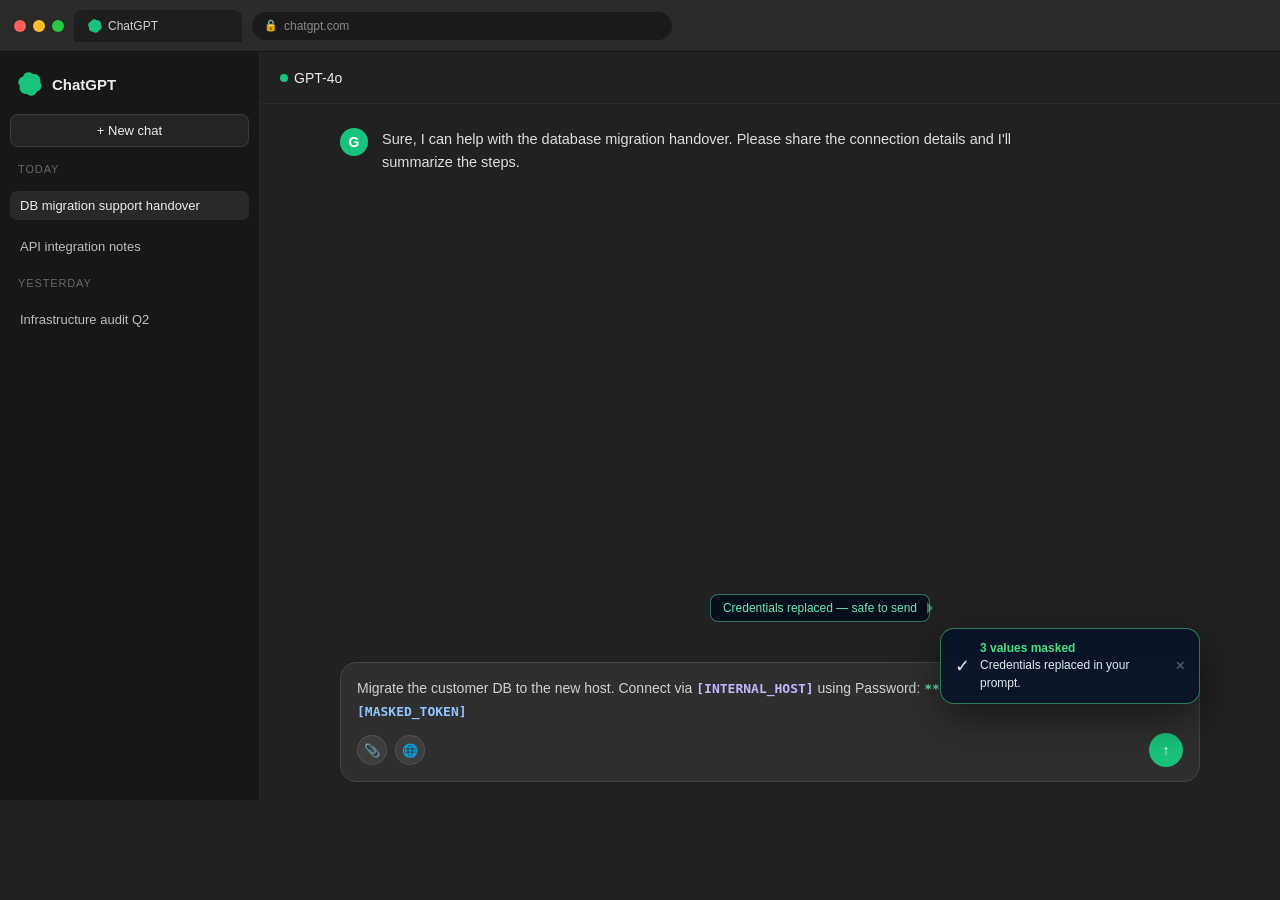
<file: docs/assets/store-screenshots/05-after-masking.html>
<!DOCTYPE html>
<!--
  Chrome Web Store screenshot template 5/5
  Shows: After masking — prompt text now shows [MASKED_TOKEN] and ******** with a success notice
  Size: Open in Chrome at 1280×800, zoom 100%, then screenshot
-->
<html lang="en">
<head>
  <meta charset="UTF-8" />
  <meta name="viewport" content="width=1280" />
  <title>SafePrompt Guard — After masking</title>
  <style>
    html { background: #212121; overflow: hidden; }
    *, *::before, *::after { box-sizing: border-box; margin: 0; padding: 0; }
    body {
      width: 1280px;
      height: 800px;
      overflow: hidden;
      font-family: "Segoe UI", -apple-system, BlinkMacSystemFont, sans-serif;
      background: #212121;
    }

    /* ── Browser chrome ──────────────────────────────── */
    .browser { width: 1280px; height: 800px; display: flex; flex-direction: column; background: #191919; }
    .browser-bar {
      flex-shrink: 0; height: 52px;
      background: #2A2A2A;
      display: flex; align-items: center; gap: 10px; padding: 0 14px;
      border-bottom: 1px solid #111;
    }
    .tl-dots { display: flex; gap: 7px; }
    .tl-dot { width: 12px; height: 12px; border-radius: 50%; }
    .tl-dot--r { background: #FF5F57; }
    .tl-dot--y { background: #FFBD2E; }
    .tl-dot--g { background: #28C840; }
    .tab {
      display: flex; align-items: center; gap: 6px;
      height: 32px; padding: 0 14px;
      background: #1E1E1E; border-radius: 8px 8px 0 0;
      font-size: 12px; color: #D0D0D0; white-space: nowrap; min-width: 168px;
    }
    .urlbar {
      flex: 1; height: 28px; max-width: 420px;
      background: #1A1A1A; border-radius: 20px;
      display: flex; align-items: center; gap: 6px;
      padding: 0 12px; font-size: 12px; color: #888;
    }
    .lock { color: #4ADE80; font-size: 11px; }
    .browser-content {
      flex: 1; display: flex; overflow: hidden; position: relative;
    }

    /* ── ChatGPT sidebar ─────────────────────────────── */
    .sidebar {
      width: 260px; flex-shrink: 0;
      background: #171717;
      display: flex; flex-direction: column;
      padding: 14px 10px; gap: 12px;
      border-right: 1px solid #2A2A2A;
    }
    .sidebar-logo { display: flex; align-items: center; gap: 10px; padding: 6px 8px; font-size: 15px; font-weight: 600; color: #ECECEC; }
    .new-chat-btn {
      display: flex; align-items: center; justify-content: center; gap: 6px;
      width: 100%; padding: 8px 12px;
      background: rgba(255,255,255,0.06); border: 1px solid rgba(255,255,255,0.1);
      border-radius: 8px; font-size: 13px; color: #ECECEC;
    }
    .sidebar-section { font-size: 11px; color: #666; padding: 4px 8px; text-transform: uppercase; letter-spacing: 0.08em; }
    .sidebar-item { display: flex; align-items: center; padding: 7px 10px; border-radius: 7px; font-size: 13px; color: #BEBEBE; }
    .sidebar-item--active { background: rgba(255,255,255,0.08); color: #ECECEC; }

    /* ── Chat main ───────────────────────────────────── */
    .chat-main {
      flex: 1; background: #212121;
      display: flex; flex-direction: column; position: relative;
    }
    .chat-header {
      height: 52px; display: flex; align-items: center; justify-content: space-between;
      padding: 0 20px; border-bottom: 1px solid #2A2A2A;
    }
    .model-badge { display: flex; align-items: center; gap: 6px; font-size: 14px; font-weight: 500; color: #ECECEC; }
    .model-dot { width: 8px; height: 8px; border-radius: 50%; background: #19C37D; }
    .chat-messages {
      flex: 1; padding: 24px 80px;
      display: flex; flex-direction: column; gap: 20px; overflow: hidden;
    }
    .msg { display: flex; gap: 14px; line-height: 1.6; font-size: 14.5px; }
    .msg--ai .msg-avatar {
      width: 28px; height: 28px; border-radius: 50%; flex-shrink: 0;
      background: #19C37D; display: flex; align-items: center; justify-content: center;
      font-size: 14px; color: white; font-weight: 700;
    }
    .msg--user { justify-content: flex-end; }
    .msg--user .msg-bubble {
      max-width: 600px;
      background: #2F2F2F; border-radius: 18px 18px 4px 18px;
      padding: 12px 16px; color: #ECECEC;
    }
    .msg--ai .msg-body { color: #DEDEDE; max-width: 640px; }
    .masked { color: #6EE7B7; font-family: monospace; font-size: 13px; font-weight: 700; }
    .masked-token { color: #93C5FD; font-family: monospace; font-size: 13px; font-weight: 700; }
    .masked-host { color: #C4B5FD; font-family: monospace; font-size: 13px; font-weight: 700; }

    /* ── Composer ────────────────────────────────────── */
    .composer-area { padding: 10px 80px 18px; }
    .composer-box {
      border: 1px solid #444; border-radius: 16px;
      background: #2F2F2F; padding: 14px 16px; position: relative;
    }
    .composer-text { font-size: 14px; color: #D0D0D0; line-height: 1.6; }
    .composer-footer {
      display: flex; justify-content: space-between; align-items: center; margin-top: 10px;
    }
    .send-btn {
      width: 34px; height: 34px; border-radius: 50%;
      background: #19C37D;
      display: flex; align-items: center; justify-content: center;
      color: white; font-size: 14px; font-weight: 700;
    }
    .composer-tools { display: flex; gap: 8px; }
    .composer-tool-btn {
      width: 30px; height: 30px; border-radius: 50%;
      background: rgba(255,255,255,0.07); border: 1px solid rgba(255,255,255,0.1);
      display: flex; align-items: center; justify-content: center;
      color: #9CA3AF; font-size: 13px;
    }

    /* ── Success notice ──────────────────────────────── */
    .spg-notice {
      position: absolute;
      bottom: 96px;
      right: 80px;
      width: 260px;
      padding: 11px 14px;
      border: 1px solid rgba(74,222,128,0.5);
      border-radius: 14px;
      background: rgba(10,21,39,0.98);
      color: #E2E8F0;
      box-shadow: 0 16px 40px rgba(0,0,0,0.5);
      font-family: "Segoe UI", sans-serif;
      display: flex; align-items: center; gap: 10px;
    }
    .notice-icon { font-size: 18px; }
    .notice-text { font-size: 12px; line-height: 1.45; }
    .notice-text strong { color: #4ADE80; }
    .notice-dismiss { margin-left: auto; font-size: 12px; font-weight: 700; color: #475569; }

    /* ── Highlight callout (annotation) ─────────────── */
    .callout {
      position: absolute;
      bottom: 178px;
      right: 350px;
      display: flex; align-items: center; gap: 6px;
      background: rgba(6,14,27,0.9);
      border: 1.5px solid rgba(110,231,183,0.45);
      border-radius: 8px; padding: 6px 12px;
      font-size: 12px; color: #6EE7B7; white-space: nowrap;
      pointer-events: none;
    }
    .callout::after {
      content: "";
      position: absolute;
      right: -10px; top: 50%; transform: translateY(-50%);
      border: 6px solid transparent;
      border-left-color: rgba(110,231,183,0.45);
    }
  </style>
</head>
<body>
<div class="browser">
  <div class="browser-bar">
    <div class="tl-dots">
      <div class="tl-dot tl-dot--r"></div>
      <div class="tl-dot tl-dot--y"></div>
      <div class="tl-dot tl-dot--g"></div>
    </div>
    <div class="tab">
      <svg style="width:14px;height:14px;" viewBox="0 0 41 41" fill="none">
        <path d="M37.532 16.87a9.963 9.963 0 0 0-.856-8.184 10.078 10.078 0 0 0-10.855-4.835A9.964 9.964 0 0 0 18.306.5a10.079 10.079 0 0 0-9.614 6.977 9.967 9.967 0 0 0-6.664 4.834 10.08 10.08 0 0 0 1.24 11.817 9.965 9.965 0 0 0 .856 8.185 10.079 10.079 0 0 0 10.855 4.835 9.965 9.965 0 0 0 7.516 3.35 10.078 10.078 0 0 0 9.617-6.981 9.967 9.967 0 0 0 6.663-4.834 10.079 10.079 0 0 0-1.243-11.813z" fill="#19C37D"/>
      </svg>
      ChatGPT
    </div>
    <div class="urlbar">
      <span class="lock">🔒</span>
      chatgpt.com
    </div>
  </div>

  <div class="browser-content">
    <div class="sidebar">
      <div class="sidebar-logo">
        <svg style="width:24px;height:24px;" viewBox="0 0 41 41" fill="none">
          <path d="M37.532 16.87a9.963 9.963 0 0 0-.856-8.184 10.078 10.078 0 0 0-10.855-4.835A9.964 9.964 0 0 0 18.306.5a10.079 10.079 0 0 0-9.614 6.977 9.967 9.967 0 0 0-6.664 4.834 10.08 10.08 0 0 0 1.24 11.817 9.965 9.965 0 0 0 .856 8.185 10.079 10.079 0 0 0 10.855 4.835 9.965 9.965 0 0 0 7.516 3.35 10.078 10.078 0 0 0 9.617-6.981 9.967 9.967 0 0 0 6.663-4.834 10.079 10.079 0 0 0-1.243-11.813z" fill="#19C37D"/>
        </svg>
        ChatGPT
      </div>
      <div class="new-chat-btn">+ New chat</div>
      <div class="sidebar-section">Today</div>
      <div class="sidebar-item sidebar-item--active">DB migration support handover</div>
      <div class="sidebar-item">API integration notes</div>
      <div class="sidebar-section">Yesterday</div>
      <div class="sidebar-item">Infrastructure audit Q2</div>
    </div>

    <div class="chat-main">
      <div class="chat-header">
        <div class="model-badge">
          <div class="model-dot"></div>
          GPT-4o
        </div>
      </div>
      <div class="chat-messages">
        <div class="msg msg--ai">
          <div class="msg-avatar">G</div>
          <div class="msg-body">Sure, I can help with the database migration handover. Please share the connection details and I'll summarize the steps.</div>
        </div>
      </div>
      <div class="composer-area">
        <div class="composer-box">
          <div class="composer-text">
            Migrate the customer DB to the new host. Connect via
            <span class="masked-host">[INTERNAL_HOST]</span>
            using Password:
            <span class="masked">****************</span>
            and token
            <span class="masked-token">[MASKED_TOKEN]</span>
          </div>
          <div class="composer-footer">
            <div class="composer-tools">
              <div class="composer-tool-btn">📎</div>
              <div class="composer-tool-btn">🌐</div>
            </div>
            <div class="send-btn">↑</div>
          </div>
        </div>

        <!-- Callout annotation -->
        <div class="callout">Credentials replaced — safe to send</div>

        <!-- Success notice -->
        <div class="spg-notice">
          <div class="notice-icon">✓</div>
          <div class="notice-text">
            <strong>3 values masked</strong><br />
            Credentials replaced in your prompt.
          </div>
          <div class="notice-dismiss">✕</div>
        </div>
      </div>
    </div>
  </div>
</div>
</body>
</html>
</file>
<file: docs/styles.css>
:root {
  --bg: #061120;
  --bg-soft: #0a1730;
  --panel: rgba(10, 23, 48, 0.9);
  --panel-strong: rgba(15, 31, 61, 0.96);
  --line: rgba(67, 123, 186, 0.34);
  --line-strong: rgba(92, 184, 248, 0.58);
  --text: #eff5ff;
  --muted: #9cb1d2;
  --cyan: #40bdf8;
  --cyan-strong: #0782cf;
  --amber: #f0ab2a;
  --red: #dc4b4b;
  --shadow: 0 28px 90px rgba(2, 8, 23, 0.46);
  --font-display: "Aptos Display", "Segoe UI Variable Display", "Segoe UI", sans-serif;
  --font-body: "Aptos", "Segoe UI Variable Text", "Segoe UI", sans-serif;
}

* {
  box-sizing: border-box;
}

html {
  scroll-behavior: smooth;
}

body {
  margin: 0;
  min-height: 100vh;
  background:
    radial-gradient(circle at top right, rgba(64, 189, 248, 0.16), transparent 34%),
    radial-gradient(circle at top left, rgba(240, 171, 42, 0.1), transparent 26%),
    linear-gradient(180deg, #071223 0%, #08172d 42%, #061120 100%);
  color: var(--text);
  font-family: var(--font-body);
  position: relative;
  overflow-x: hidden;
}

.pageGlow,
.pageGrid {
  position: fixed;
  inset: 0;
  pointer-events: none;
}

.pageGlow {
  background:
    radial-gradient(circle at 20% 16%, rgba(64, 189, 248, 0.14), transparent 24%),
    radial-gradient(circle at 78% 10%, rgba(240, 171, 42, 0.1), transparent 18%);
}

.pageGrid {
  opacity: 0.22;
  background-image:
    linear-gradient(to right, rgba(156, 177, 210, 0.08) 1px, transparent 1px),
    linear-gradient(to bottom, rgba(156, 177, 210, 0.08) 1px, transparent 1px);
  background-size: 48px 48px;
  mask-image: linear-gradient(180deg, rgba(0, 0, 0, 0.7), transparent 92%);
}

a {
  color: inherit;
  text-decoration: none;
}

img {
  display: block;
  max-width: 100%;
}

.topbar,
.siteShell,
.policyShell,
.siteFooter {
  position: relative;
  z-index: 1;
}

.topbar {
  width: min(1180px, calc(100% - 32px));
  margin: 18px auto 0;
  padding: 18px 22px;
  display: flex;
  justify-content: space-between;
  align-items: center;
  gap: 16px;
  border: 1px solid var(--line);
  border-radius: 24px;
  background: rgba(7, 17, 32, 0.7);
  backdrop-filter: blur(14px);
  box-shadow: var(--shadow);
}

.brandLockup img {
  width: clamp(180px, 24vw, 248px);
}

.topnav {
  display: flex;
  flex-wrap: wrap;
  justify-content: flex-end;
  gap: 14px;
}

.topnav a {
  color: var(--muted);
  font-size: 0.96rem;
}

.topnav a:hover {
  color: var(--text);
}

.siteShell,
.policyShell {
  width: min(1180px, calc(100% - 32px));
  margin: 32px auto 48px;
}

.hero {
  display: grid;
  grid-template-columns: minmax(0, 1.3fr) minmax(320px, 0.9fr);
  gap: 26px;
  align-items: stretch;
}

.heroCopy,
.heroPanel,
.featureCard,
.workflowCard,
.shotCard,
.sectionBlock,
.policyHero,
.policyCard {
  border: 1px solid var(--line);
  border-radius: 28px;
  background: var(--panel);
  backdrop-filter: blur(14px);
  box-shadow: var(--shadow);
}

.heroCopy {
  padding: 40px;
}

.eyebrow,
.heroMetaLabel,
.workflowStep,
.policyHero p {
  text-transform: uppercase;
  letter-spacing: 0.12em;
  color: var(--cyan);
  font-size: 0.78rem;
}

.heroCopy h1,
.sectionHeader h2,
.policyHero h1 {
  font-family: var(--font-display);
  font-weight: 700;
  line-height: 1.02;
  margin: 12px 0 0;
}

.heroCopy h1 {
  font-size: clamp(1.8rem, 3vw, 2.8rem);
  max-width: 22ch;
}

.heroLead,
.featureCard p,
.workflowCard p,
.policyCard p,
.policyCard li,
.shotCard figcaption {
  color: var(--muted);
  line-height: 1.7;
  font-size: 1rem;
}

.heroLead {
  max-width: 58ch;
  margin-top: 18px;
  font-size: 1.08rem;
}

.heroActions,
.ctaActions {
  display: flex;
  flex-wrap: wrap;
  gap: 12px;
  margin-top: 28px;
}

.button {
  display: inline-flex;
  align-items: center;
  justify-content: center;
  min-height: 46px;
  padding: 0 18px;
  border-radius: 999px;
  border: 1px solid transparent;
  font-weight: 700;
  transition: transform 140ms ease, border-color 140ms ease, background 140ms ease;
}

.button:hover {
  transform: translateY(-1px);
}

.button--primary {
  background: linear-gradient(135deg, #34b7f2, #0f95de);
  color: #04111d;
}

.button--secondary {
  background: linear-gradient(135deg, #f4b13d, #dd8f08);
  color: #1c1405;
}

.button--ghost {
  border-color: var(--line-strong);
  color: var(--text);
  background: rgba(8, 20, 38, 0.42);
}

.heroMeta {
  display: grid;
  grid-template-columns: repeat(2, minmax(0, 1fr));
  gap: 14px;
  margin-top: 28px;
}

.heroMetaCard {
  padding: 16px 18px;
  border-radius: 20px;
  border: 1px solid rgba(67, 123, 186, 0.22);
  background: rgba(8, 20, 38, 0.38);
}

.heroMetaCard strong {
  display: block;
  margin-top: 6px;
  font-size: 0.98rem;
}

.heroPanel {
  padding: 28px;
  display: flex;
  flex-direction: column;
  justify-content: space-between;
}

.heroPanel__badge {
  display: inline-flex;
  align-self: flex-start;
  padding: 7px 12px;
  border-radius: 999px;
  background: rgba(64, 189, 248, 0.12);
  border: 1px solid rgba(64, 189, 248, 0.4);
  color: var(--cyan);
  font-weight: 700;
}

.heroChecklist {
  margin: 18px 0 0;
  padding-left: 18px;
  color: var(--text);
  line-height: 1.75;
}

.heroChecklist li + li {
  margin-top: 8px;
}

.heroPanel__footer {
  margin-top: 22px;
  padding-top: 18px;
  border-top: 1px solid rgba(67, 123, 186, 0.24);
  color: var(--muted);
  line-height: 1.6;
}

.featureStrip,
.workflowGrid,
.shotGrid {
  display: grid;
  gap: 18px;
}

.featureStrip {
  grid-template-columns: repeat(3, minmax(0, 1fr));
  margin-top: 26px;
}

.featureCard {
  padding: 24px;
}

.featureCard h2,
.workflowCard h3,
.policyCard h2 {
  margin: 0;
  font-family: var(--font-display);
}

.featureCard p,
.workflowCard p {
  margin: 12px 0 0;
}

.sectionBlock {
  margin-top: 26px;
  padding: 28px;
}

.sectionHeader {
  display: flex;
  justify-content: space-between;
  align-items: end;
  gap: 20px;
  margin-bottom: 22px;
}

.sectionHeader h2 {
  font-size: clamp(1.8rem, 3.4vw, 2.8rem);
  max-width: 14ch;
}

.textLink {
  color: var(--cyan);
  font-weight: 700;
}

.workflowGrid {
  grid-template-columns: repeat(3, minmax(0, 1fr));
}

.workflowCard {
  padding: 24px;
}

.workflowStep {
  display: inline-flex;
  margin-bottom: 14px;
}

.shotGrid {
  grid-template-columns: repeat(2, minmax(0, 1fr));
}

.shotCard {
  overflow: hidden;
}

.shotCard--wide {
  grid-column: 1 / -1;
}

.shotCard img {
  width: 100%;
  border-bottom: 1px solid rgba(67, 123, 186, 0.18);
}

.shotCard figcaption {
  margin: 0;
  padding: 18px 20px 22px;
}

.sectionBlock--cta {
  display: grid;
  grid-template-columns: minmax(0, 1.2fr) auto;
  align-items: center;
  gap: 20px;
}

.sectionBlock--cta p {
  margin: 10px 0 0;
  color: var(--muted);
}

.ctaCopy h2 {
  font-family: var(--font-display);
  font-weight: 700;
  font-size: clamp(1.6rem, 3vw, 2.4rem);
  margin: 10px 0 0;
  line-height: 1.1;
}

.heroBadges {
  display: flex;
  flex-wrap: wrap;
  gap: 8px;
  margin-top: 20px;
}

.heroBadge {
  display: inline-flex;
  align-items: center;
  padding: 5px 11px;
  border-radius: 999px;
  font-size: 0.8rem;
  font-weight: 700;
  background: rgba(8, 20, 38, 0.55);
  border: 1px solid rgba(67, 123, 186, 0.34);
  color: var(--muted);
}

.heroBadge--stars {
  color: var(--amber);
  border-color: rgba(240, 171, 42, 0.36);
  background: rgba(240, 171, 42, 0.08);
}

.topnav__cta {
  min-height: 36px;
  padding: 0 14px;
  font-size: 0.85rem;
}

code {
  font-family: Consolas, "SFMono-Regular", monospace;
  color: #d9ecff;
  background: rgba(6, 17, 32, 0.66);
  border: 1px solid rgba(67, 123, 186, 0.22);
  border-radius: 10px;
  padding: 2px 8px;
}

.policyHero {
  padding: 30px 32px;
}

.policyHero h1 {
  font-size: clamp(2.2rem, 4vw, 3.4rem);
}

.policyShell {
  max-width: 940px;
}

.policyCard {
  margin-top: 18px;
  padding: 26px 30px;
}

.policyList {
  margin: 14px 0 0;
  padding-left: 18px;
  color: var(--muted);
  line-height: 1.7;
}

.siteFooter {
  width: min(1180px, calc(100% - 32px));
  margin: 0 auto 30px;
  padding: 18px 22px;
  border: 1px solid var(--line);
  border-radius: 22px;
  background: rgba(7, 17, 32, 0.72);
  display: flex;
  justify-content: space-between;
  align-items: center;
  gap: 16px;
  color: var(--muted);
}

.siteFooter__links {
  display: flex;
  flex-wrap: wrap;
  gap: 16px;
}

@media (max-width: 1040px) {
  .hero,
  .sectionBlock--cta,
  .featureStrip,
  .workflowGrid,
  .shotGrid {
    grid-template-columns: 1fr;
  }

  .heroMeta {
    grid-template-columns: 1fr;
  }

  .shotCard--wide {
    grid-column: auto;
  }
}

@media (max-width: 760px) {
  .topbar,
  .siteFooter {
    flex-direction: column;
    align-items: flex-start;
  }

  .topnav,
  .siteFooter__links {
    justify-content: flex-start;
  }

  .heroCopy,
  .heroPanel,
  .featureCard,
  .workflowCard,
  .sectionBlock,
  .policyHero,
  .policyCard {
    padding: 22px;
    border-radius: 22px;
  }

  .heroCopy h1,
  .sectionHeader h2,
  .policyHero h1 {
    max-width: none;
  }
}
</file>
<file: db.css>
/*
  What this file does:
  Styles the full Local DB management console, including the sticky toolbar, table, and right-side drawer.

  Why it exists:
  The Local DB is now a primary management surface, so it needs a desktop-grade layout instead of a simple read-only list.

  How to extend it:
  Add column groups, history panels, or multi-tab admin views here as the console grows.
*/

:root {
  --db-bg: #06111e;
  --db-bg-alt: #09192c;
  --db-surface: rgba(10, 21, 39, 0.92);
  --db-surface-strong: rgba(12, 25, 45, 0.98);
  --db-surface-muted: rgba(6, 14, 27, 0.96);
  --db-border: rgba(101, 128, 167, 0.24);
  --db-border-strong: rgba(84, 195, 255, 0.34);
  --db-text: #e8f1ff;
  --db-text-muted: #93a6c8;
  --db-text-soft: #bac7df;
  --db-cyan: #4dc6ff;
  --db-cyan-deep: #0b3448;
  --db-amber: #f3aa34;
  --db-red: #da3c33;
  --db-green: #2bb673;
  --db-white: #eef4ff;
  --db-shadow: 0 26px 54px rgba(0, 0, 0, 0.28);
  --db-font: "Segoe UI Variable", "Segoe UI", "IBM Plex Sans", Arial, sans-serif;
}

* {
  box-sizing: border-box;
}

html,
body {
  min-height: 100%;
}

body {
  margin: 0;
  background:
    radial-gradient(circle at top left, rgba(77, 198, 255, 0.13), transparent 28%),
    radial-gradient(circle at top right, rgba(243, 170, 52, 0.09), transparent 24%),
    linear-gradient(180deg, #07111f 0%, #050b14 100%);
  color: var(--db-text);
  font-family: var(--db-font);
}

.dbShell {
  min-height: 100vh;
  padding: 28px;
}

.hero {
  display: flex;
  align-items: stretch;
  justify-content: space-between;
  gap: 18px;
  padding: 22px 24px;
  border: 1px solid var(--db-border);
  border-radius: 24px;
  background: linear-gradient(180deg, rgba(9, 21, 39, 0.96), rgba(7, 15, 28, 0.96));
  box-shadow: var(--db-shadow);
}

.hero__brand {
  display: flex;
  align-items: center;
  gap: 16px;
  min-width: 0;
}

.hero__mark {
  width: 58px;
  height: 58px;
  flex: 0 0 auto;
}

.hero__eyebrow {
  font-size: 11px;
  text-transform: uppercase;
  letter-spacing: 0.16em;
  color: var(--db-text-muted);
}

h1 {
  margin: 6px 0 0;
  font-size: 34px;
  line-height: 1.05;
  letter-spacing: -0.04em;
}

p {
  margin: 10px 0 0;
  max-width: 580px;
  color: var(--db-text-muted);
  font-size: 14px;
  line-height: 1.55;
}

.hero__stats {
  display: grid;
  grid-template-columns: repeat(2, minmax(140px, 1fr));
  gap: 12px;
  min-width: 320px;
}

.statCard {
  border: 1px solid var(--db-border);
  border-radius: 18px;
  padding: 16px;
  background: rgba(12, 26, 46, 0.72);
}

.statCard__label {
  font-size: 11px;
  text-transform: uppercase;
  letter-spacing: 0.12em;
  color: var(--db-text-muted);
}

.statCard__value {
  margin-top: 10px;
  font-size: 30px;
  font-weight: 700;
  letter-spacing: -0.04em;
}

.workspace {
  margin-top: 18px;
}

.consoleCard {
  border: 1px solid var(--db-border);
  border-radius: 24px;
  background: var(--db-surface);
  box-shadow: var(--db-shadow);
  overflow: hidden;
}

.toolbar {
  position: sticky;
  top: 0;
  z-index: 3;
  display: grid;
  gap: 14px;
  padding: 18px 20px;
  border-bottom: 1px solid var(--db-border);
  background: linear-gradient(180deg, rgba(10, 22, 40, 0.98), rgba(8, 17, 32, 0.94));
  backdrop-filter: blur(18px);
}

.toolbar__actions,
.toolbar__filters,
.toolbar__meta {
  display: flex;
  align-items: center;
  gap: 10px;
  flex-wrap: wrap;
}

.toolbar__meta {
  color: var(--db-text-muted);
  font-size: 12px;
}

.tableWrap {
  position: relative;
  min-height: 360px;
}

.dbTable {
  width: 100%;
  border-collapse: collapse;
}

.dbTable thead th {
  position: sticky;
  top: 0;
  z-index: 2;
  padding: 14px 12px;
  border-bottom: 1px solid var(--db-border);
  background: rgba(10, 21, 39, 0.98);
  text-align: left;
  font-size: 11px;
  text-transform: uppercase;
  letter-spacing: 0.12em;
  color: var(--db-text-muted);
}

.dbTable tbody td {
  padding: 14px 12px;
  border-bottom: 1px solid rgba(101, 128, 167, 0.14);
  vertical-align: top;
  font-size: 13px;
  line-height: 1.45;
}

.dbTable tbody tr:hover {
  background: rgba(77, 198, 255, 0.04);
}

.dbTable__checkbox,
.dbTable__actions {
  width: 1%;
  white-space: nowrap;
}

.valueCell {
  font-family: Consolas, "Courier New", monospace;
  word-break: break-word;
  color: var(--db-white);
}

.tableActions {
  display: flex;
  align-items: center;
  gap: 8px;
  flex-wrap: wrap;
}

.typePill {
  display: inline-flex;
  align-items: center;
  padding: 4px 10px;
  border-radius: 999px;
  background: rgba(77, 198, 255, 0.14);
  color: #b1e7ff;
  font-size: 11px;
  font-weight: 700;
  letter-spacing: 0.04em;
  text-transform: uppercase;
}

.emptyState {
  position: absolute;
  inset: 0;
  display: grid;
  place-items: center;
  padding: 28px;
  text-align: center;
  background: linear-gradient(180deg, rgba(7, 15, 28, 0.9), rgba(5, 12, 22, 0.96));
}

.emptyState__icon {
  width: 62px;
  height: 62px;
  margin: 0 auto 16px;
  display: grid;
  place-items: center;
  border-radius: 20px;
  background: linear-gradient(180deg, rgba(77, 198, 255, 0.2), rgba(77, 198, 255, 0.08));
  color: var(--db-cyan);
  font-weight: 800;
  letter-spacing: 0.08em;
}

.emptyState h2 {
  margin: 0;
  font-size: 24px;
  letter-spacing: -0.03em;
}

.emptyState p {
  margin: 10px auto 18px;
  max-width: 420px;
}

.button {
  min-height: 40px;
  border: 0;
  border-radius: 999px;
  padding: 10px 14px;
  cursor: pointer;
  font: 700 12px/1 var(--db-font);
  transition: transform 120ms ease, opacity 120ms ease;
}

.button:hover:not(:disabled),
.iconButton:hover:not(:disabled) {
  transform: translateY(-1px);
}

.button:disabled,
.iconButton:disabled {
  opacity: 0.56;
  cursor: default;
  transform: none;
}

.button--primary {
  background: linear-gradient(180deg, #52c8ff 0%, #33b9f4 100%);
  color: var(--db-cyan-deep);
}

.button--secondary {
  background: linear-gradient(180deg, #f3b649 0%, #e3981d 100%);
  color: #2c1a00;
}

.button--ghost {
  background: #eef4ff;
  color: #08111f;
}

.button--danger {
  background: linear-gradient(180deg, #ef4539 0%, #cf2f27 100%);
  color: #fff;
}

.inlineButton {
  border: 0;
  border-radius: 999px;
  padding: 6px 10px;
  background: rgba(77, 198, 255, 0.16);
  color: #a9e4ff;
  cursor: pointer;
  font: 700 11px/1 var(--db-font);
}

.inlineButton--danger {
  background: rgba(218, 60, 51, 0.18);
  color: #ffb8b2;
}

.field {
  display: grid;
  gap: 8px;
  min-width: 150px;
  font-size: 12px;
  color: var(--db-text-muted);
}

.field--search {
  min-width: min(320px, 42vw);
}

.field input,
.field select,
.field textarea {
  width: 100%;
  border: 1px solid rgba(101, 128, 167, 0.34);
  border-radius: 14px;
  padding: 11px 12px;
  background: var(--db-surface-muted);
  color: var(--db-text);
  font: 13px/1.45 var(--db-font);
}

.field textarea {
  resize: vertical;
  min-height: 180px;
  font-family: Consolas, "Courier New", monospace;
}

.overlay {
  position: fixed;
  inset: 0;
  z-index: 10;
  background: rgba(3, 8, 16, 0.52);
  backdrop-filter: blur(3px);
}

.drawer {
  position: fixed;
  top: 18px;
  right: 18px;
  bottom: 18px;
  z-index: 11;
  width: min(440px, calc(100vw - 36px));
  display: grid;
  grid-template-rows: auto 1fr;
  border: 1px solid var(--db-border-strong);
  border-radius: 24px;
  background: linear-gradient(180deg, rgba(10, 21, 39, 0.98), rgba(7, 15, 28, 0.98));
  box-shadow: 0 30px 60px rgba(0, 0, 0, 0.38);
}

.drawer[hidden],
.overlay[hidden],
.toast[hidden],
.drawerSection[hidden] {
  display: none;
}

.drawer__header {
  display: flex;
  align-items: start;
  justify-content: space-between;
  gap: 16px;
  padding: 20px 20px 14px;
  border-bottom: 1px solid var(--db-border);
}

.drawer__eyebrow {
  font-size: 11px;
  text-transform: uppercase;
  letter-spacing: 0.14em;
  color: var(--db-text-muted);
}

.drawer__header h2 {
  margin: 6px 0 0;
  font-size: 24px;
  letter-spacing: -0.03em;
}

.drawer__header p {
  margin-top: 8px;
}

.drawerSection {
  overflow: auto;
  padding: 18px 20px 22px;
  display: grid;
  gap: 16px;
}

.drawer__actions {
  display: flex;
  justify-content: flex-end;
  gap: 10px;
}

.iconButton {
  width: 36px;
  height: 36px;
  border: 0;
  border-radius: 50%;
  background: rgba(238, 244, 255, 0.1);
  color: var(--db-white);
  cursor: pointer;
  font-size: 22px;
  line-height: 1;
}

.modeGroup {
  margin: 0;
  padding: 14px 16px;
  border: 1px solid var(--db-border);
  border-radius: 16px;
}

.modeGroup legend {
  padding: 0 6px;
  color: var(--db-text-muted);
  font-size: 12px;
}

.modeOption {
  display: flex;
  align-items: center;
  gap: 10px;
  margin-top: 10px;
  color: var(--db-text-soft);
}

.importPreview {
  padding: 16px;
  border: 1px solid var(--db-border);
  border-radius: 18px;
  background: rgba(7, 15, 28, 0.88);
}

.importPreview__title {
  font-size: 12px;
  text-transform: uppercase;
  letter-spacing: 0.14em;
  color: var(--db-text-muted);
}

.importPreview__body {
  margin-top: 10px;
  display: grid;
  gap: 8px;
  font-size: 13px;
  line-height: 1.5;
  color: var(--db-text-soft);
}

.importPreview__grid {
  display: grid;
  grid-template-columns: repeat(2, minmax(0, 1fr));
  gap: 8px;
}

.importPreview__stat {
  padding: 10px 12px;
  border-radius: 14px;
  background: rgba(12, 25, 45, 0.86);
}

.toast {
  position: fixed;
  left: 50%;
  bottom: 24px;
  z-index: 12;
  transform: translateX(-50%);
  min-width: 260px;
  max-width: 520px;
  padding: 12px 14px;
  border: 1px solid var(--db-border-strong);
  border-radius: 16px;
  background: rgba(8, 18, 34, 0.98);
  box-shadow: var(--db-shadow);
  color: var(--db-white);
  font-size: 13px;
}

.toast--success {
  border-color: rgba(43, 182, 115, 0.42);
}

.toast--error {
  border-color: rgba(218, 60, 51, 0.46);
}

@media (max-width: 1080px) {
  .hero {
    flex-direction: column;
  }

  .hero__stats {
    grid-template-columns: repeat(2, minmax(0, 1fr));
    min-width: 0;
  }
}
</file>
<file: popup.css>
/*
  What this file does:
  Provides the visual system for the toolbar popup, including the widened Local DB controls.

  Why it exists:
  The popup now acts as a compact command center, so it needs a clearer enterprise layout than the older utility styling.

  How to extend it:
  Add more cards, split panes, or theme variants here if the popup grows beyond the current POC scope.
*/

:root {
  --spg-bg: #07111f;
  --spg-surface: rgba(12, 23, 40, 0.92);
  --spg-surface-strong: rgba(16, 29, 49, 0.98);
  --spg-surface-muted: rgba(7, 16, 30, 0.94);
  --spg-border: rgba(84, 112, 151, 0.34);
  --spg-border-strong: rgba(81, 185, 255, 0.38);
  --spg-text: #e6efff;
  --spg-text-muted: #96a8c8;
  --spg-cyan: #4dc6ff;
  --spg-cyan-deep: #0c3b52;
  --spg-amber: #f7ab2f;
  --spg-red: #d9342b;
  --spg-white: #edf4ff;
  --spg-shadow: 0 20px 36px rgba(0, 0, 0, 0.34);
  --spg-font: "Segoe UI Variable", "Segoe UI", "IBM Plex Sans", Arial, sans-serif;
}

* {
  box-sizing: border-box;
}

body {
  margin: 0;
  width: 448px;
  min-height: 620px;
  background:
    radial-gradient(circle at top right, rgba(77, 198, 255, 0.16), transparent 36%),
    linear-gradient(180deg, #08111f 0%, #050b15 100%);
  color: var(--spg-text);
  font-family: var(--spg-font);
}

.popupShell {
  padding: 16px;
  display: grid;
  gap: 12px;
}

.heroCard,
.card {
  border: 1px solid var(--spg-border);
  border-radius: 18px;
  background: var(--spg-surface);
  box-shadow: var(--spg-shadow);
  backdrop-filter: blur(14px);
}

.heroCard {
  padding: 14px 16px;
}

.heroCard__brand {
  display: flex;
  align-items: center;
  gap: 12px;
}

.heroCard__mark {
  width: 42px;
  height: 42px;
  flex: 0 0 auto;
}

h1 {
  margin: 0;
  font-size: 20px;
  line-height: 1.1;
  letter-spacing: -0.03em;
}

p {
  margin: 5px 0 0;
  color: var(--spg-text-muted);
  font-size: 12px;
  line-height: 1.45;
}

.meta {
  margin-top: 12px;
  color: var(--spg-text-muted);
  font-size: 11px;
}

.pageStatusNote {
  margin-top: 10px;
  padding: 10px 12px;
  border: 1px solid rgba(243, 170, 52, 0.28);
  border-radius: 14px;
  background: rgba(243, 170, 52, 0.08);
  color: #ffd48b;
  font-size: 12px;
  line-height: 1.45;
}

.statusGrid {
  display: grid;
  grid-template-columns: 1.2fr 0.8fr;
  gap: 12px;
}

.card {
  padding: 14px;
}

.card--toggle {
  display: flex;
  align-items: center;
  justify-content: space-between;
  gap: 14px;
}

.card__eyebrow {
  font-size: 10px;
  text-transform: uppercase;
  letter-spacing: 0.14em;
  color: var(--spg-text-muted);
}

.card__title,
.sectionTitle {
  margin-top: 6px;
  font-size: 15px;
  font-weight: 700;
  line-height: 1.3;
}

.metricValue {
  margin-top: 10px;
  font-size: 30px;
  font-weight: 700;
  letter-spacing: -0.04em;
}

.value {
  margin-top: 10px;
  font-size: 13px;
  line-height: 1.5;
}

.value--compact {
  margin-top: 8px;
  color: var(--spg-text-muted);
}

.sectionHeader {
  display: flex;
  align-items: start;
  justify-content: space-between;
  gap: 12px;
}

.dbHeader {
  display: grid;
  gap: 12px;
}

.dbActions {
  display: grid;
  grid-template-columns: repeat(3, minmax(0, 1fr));
  gap: 8px;
}

.actionButton {
  min-height: 38px;
  border: 0;
  border-radius: 999px;
  padding: 8px 12px;
  font: 700 12px/1 var(--spg-font);
  cursor: pointer;
  white-space: nowrap;
  transition: transform 120ms ease, box-shadow 120ms ease, opacity 120ms ease;
}

.actionButton:hover:not(:disabled) {
  transform: translateY(-1px);
}

.actionButton:disabled {
  opacity: 0.58;
  cursor: default;
  transform: none;
}

.actionButton--cyan {
  background: linear-gradient(180deg, #51c7ff 0%, #35b9f5 100%);
  color: var(--spg-cyan-deep);
}

.actionButton--ghost {
  background: #edf3ff;
  color: #08111f;
}

.actionButton--danger {
  background: linear-gradient(180deg, #ef4539 0%, #cf2e26 100%);
  color: #fff;
}

.manualForm {
  margin-top: 12px;
  padding: 12px;
  border: 1px solid var(--spg-border-strong);
  border-radius: 16px;
  background: var(--spg-surface-muted);
}

.manualForm[hidden] {
  display: none;
}

.manualFormLabel {
  font-size: 12px;
  color: var(--spg-text-muted);
  line-height: 1.45;
}

.manualFormInput,
.manualFormSelect {
  width: 100%;
  margin-top: 10px;
  border: 1px solid rgba(78, 108, 148, 0.62);
  border-radius: 12px;
  padding: 10px 12px;
  background: rgba(5, 12, 22, 0.98);
  color: var(--spg-text);
  font: 12px/1.45 var(--spg-font);
}

.manualFormInput {
  min-height: 82px;
  resize: vertical;
}

.manualFormActions {
  display: grid;
  grid-template-columns: repeat(3, minmax(0, 1fr));
  gap: 8px;
  margin-top: 12px;
}

.manualFormStatus {
  margin-top: 8px;
  min-height: 16px;
  font-size: 11px;
  color: var(--spg-text-muted);
}

.learnedList {
  margin-top: 12px;
  display: grid;
  gap: 10px;
  max-height: 220px;
  overflow-y: auto;
  padding-right: 4px;
}

.learnedList::-webkit-scrollbar {
  width: 8px;
}

.learnedList::-webkit-scrollbar-thumb {
  background: rgba(126, 148, 184, 0.66);
  border-radius: 999px;
}

.learnedItem {
  border: 1px solid rgba(80, 107, 145, 0.42);
  border-radius: 14px;
  padding: 10px 12px;
  background: rgba(7, 15, 28, 0.92);
}

.learnedItemHeader {
  display: flex;
  align-items: center;
  justify-content: space-between;
  gap: 10px;
}

.pill {
  display: inline-flex;
  align-items: center;
  padding: 4px 9px;
  border-radius: 999px;
  background: rgba(77, 198, 255, 0.14);
  color: #a9e4ff;
  font-size: 10px;
  font-weight: 700;
  letter-spacing: 0.04em;
  text-transform: uppercase;
}

.subtle {
  color: var(--spg-text-muted);
  font-size: 11px;
}

.finding {
  margin-top: 8px;
  padding: 10px 11px;
  border-radius: 12px;
  background: rgba(5, 12, 22, 0.9);
  border: 1px solid rgba(80, 107, 145, 0.36);
  font-size: 12px;
  line-height: 1.45;
}

.finding__header {
  display: flex;
  align-items: center;
  gap: 7px;
  margin-bottom: 4px;
}

.finding__badge {
  flex-shrink: 0;
  border-radius: 6px;
  padding: 2px 6px;
  font-size: 9px;
  font-weight: 800;
  letter-spacing: 0.04em;
}

.finding__badge--high {
  background: rgba(239, 68, 68, 0.22);
  color: #fca5a5;
  border: 1px solid rgba(239, 68, 68, 0.4);
}

.finding__badge--medium {
  background: rgba(245, 158, 11, 0.18);
  color: #fcd34d;
  border: 1px solid rgba(245, 158, 11, 0.35);
}

.finding__badge--low {
  background: rgba(148, 163, 184, 0.15);
  color: #94a3b8;
  border: 1px solid rgba(148, 163, 184, 0.25);
}

.finding__type {
  display: block;
  font-size: 12px;
  font-weight: 700;
}

.finding__preview {
  font-size: 12px;
  color: #93c5fd;
  word-break: break-all;
}

.finding__reason {
  margin-top: 2px;
}

.findingsList {
  max-height: 220px;
  overflow-y: auto;
  padding-right: 2px;
  scrollbar-width: thin;
  scrollbar-color: rgba(148, 163, 184, 0.5) transparent;
}

.detectionMeta {
  display: flex;
  align-items: center;
  gap: 8px;
  flex-wrap: wrap;
  margin-bottom: 6px;
}

.detectionSite {
  font-size: 11px;
  color: var(--spg-text-muted);
}

.detectionTime {
  font-size: 11px;
  color: var(--spg-text-muted);
}

.detectionSummary {
  font-size: 12px;
  color: #ffd1c7;
  margin-bottom: 4px;
}

.severity {
  display: inline-flex;
  align-items: center;
  padding: 4px 10px;
  border-radius: 999px;
  background: rgba(239, 69, 57, 0.18);
  color: #ffc3bf;
  font-size: 11px;
  font-weight: 700;
}

.inlineDanger {
  border: 0;
  background: transparent;
  color: #ffaba4;
  cursor: pointer;
  font-size: 11px;
  font-weight: 700;
  padding: 0;
}

.switch {
  position: relative;
  display: inline-flex;
  align-items: center;
}

.switch input {
  position: absolute;
  inset: 0;
  opacity: 0;
}

.switch__track {
  position: relative;
  width: 52px;
  height: 30px;
  border-radius: 999px;
  background: rgba(73, 91, 119, 0.92);
  border: 1px solid rgba(104, 127, 160, 0.4);
  transition: background 160ms ease;
}

.switch__track::after {
  content: "";
  position: absolute;
  top: 3px;
  left: 4px;
  width: 22px;
  height: 22px;
  border-radius: 50%;
  background: #f8fbff;
  box-shadow: 0 4px 10px rgba(0, 0, 0, 0.28);
  transition: transform 160ms ease;
}

.switch input:checked + .switch__track {
  background: linear-gradient(180deg, #44bdf6 0%, #2ba3dd 100%);
}

.switch input:checked + .switch__track::after {
  transform: translateX(21px);
}
</file>
